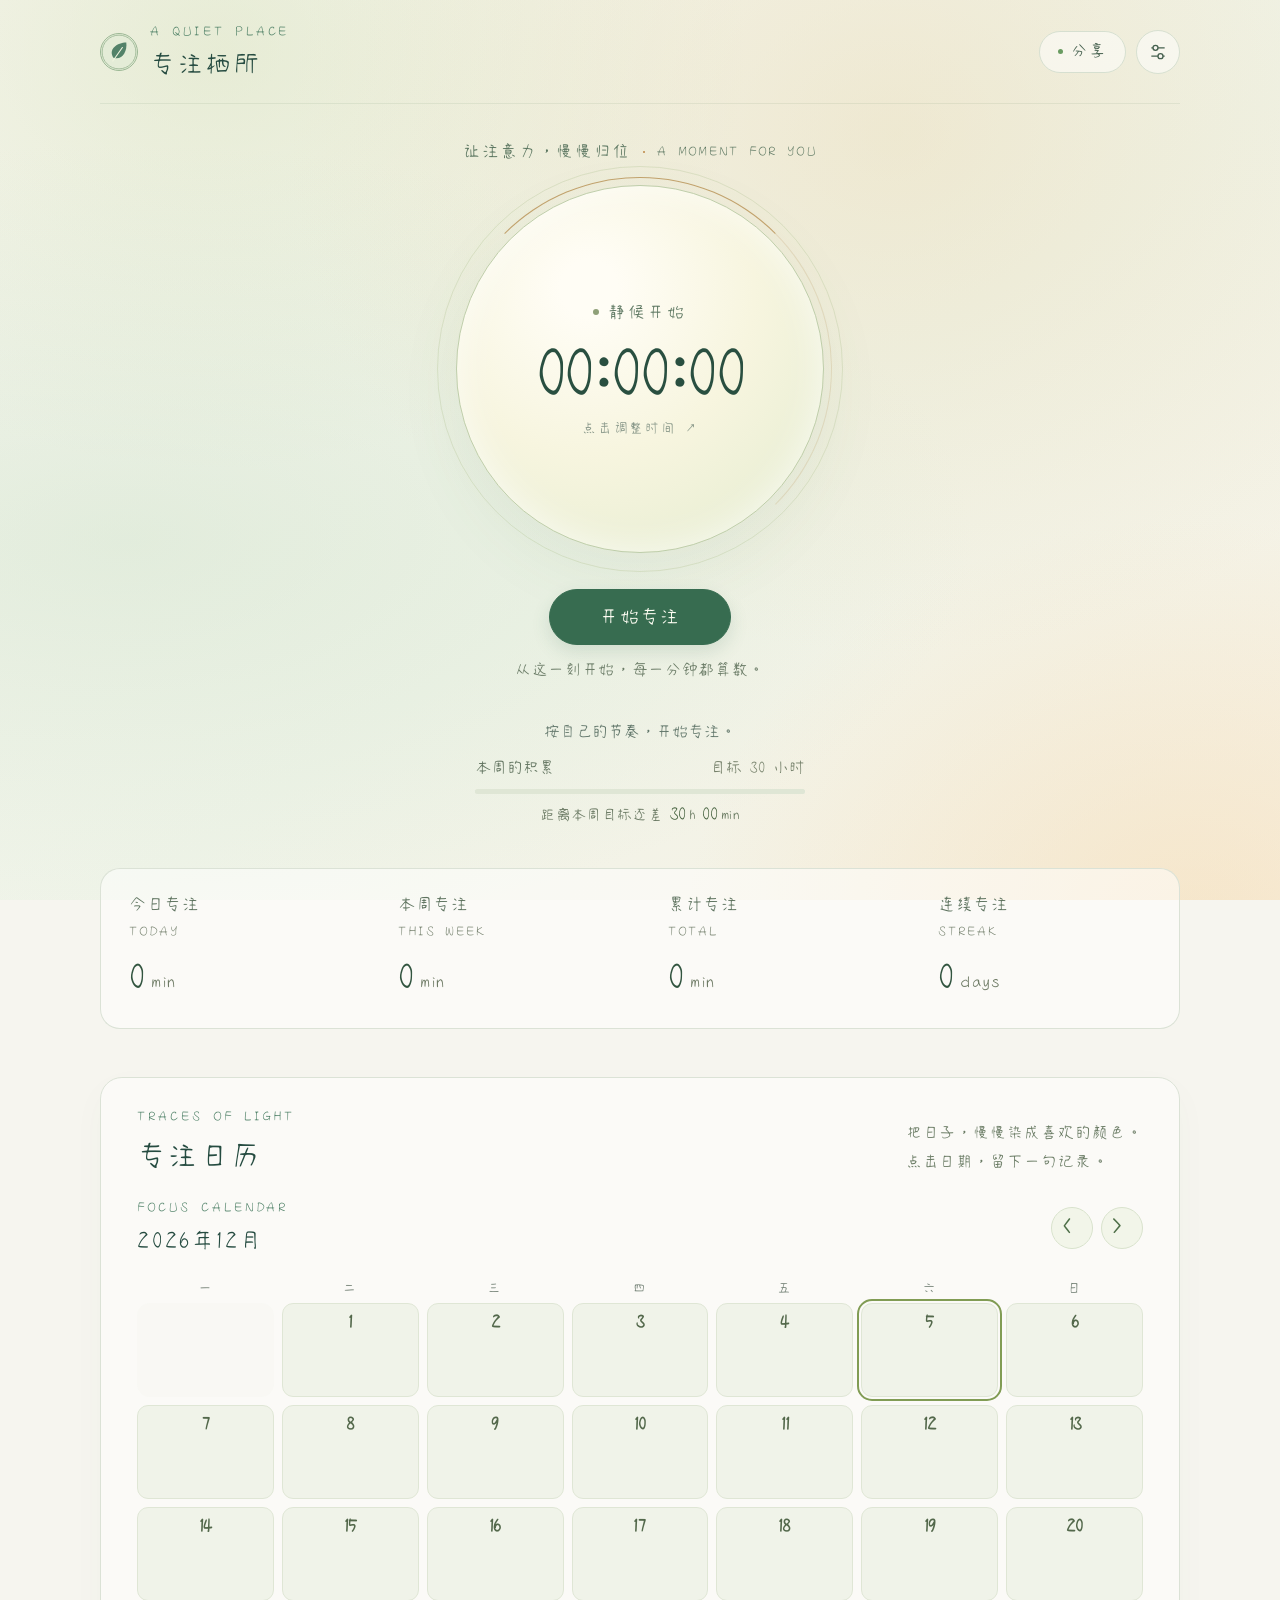
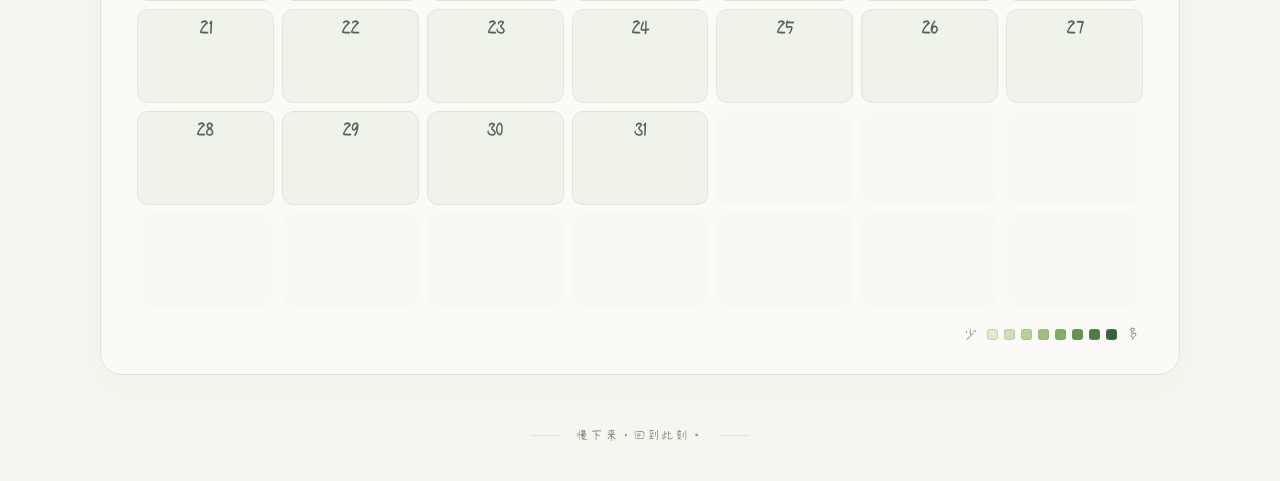
<file: index.html>
<!doctype html>
<html lang="zh-CN">
  <head>
    <meta charset="UTF-8" />
    <meta name="viewport" content="width=device-width, initial-scale=1.0" />
    <meta name="theme-color" content="#f6f5ef" />
    <meta
      name="description"
      content="一处安静收拢心神与专注时间的个人空间。"
    />
    <link
      rel="icon"
      type="image/svg+xml"
      href="./assets/favicon.svg"
    />
    <title>专注栖所</title>
    <link rel="stylesheet" href="./css/style.css" />
    <link rel="stylesheet" href="./css/daylight.css" />
    <link rel="stylesheet" href="./css/share-poster.css" />
    <link rel="stylesheet" href="./css/sessions.css?v=compact-1" />
  </head>
  <body data-focus-state="idle">
    <div class="ambient-background" aria-hidden="true">
      <span class="ambient-gradient-layer"></span>
      <span class="ambient-flow">
        <i></i><i></i>
      </span>
    </div>

    <div class="app-shell">
      <header class="app-header">
        <div class="brand">
          <span class="brand__mark" aria-hidden="true">
            <img src="./assets/favicon.svg" alt="" />
          </span>
          <div>
            <p class="eyebrow">A QUIET PLACE</p>
            <h1 class="app-title">专注栖所</h1>
          </div>
        </div>

        <div class="header-actions">
          <button
            class="share-trigger"
            data-share-open
            type="button"
            aria-label="打开每日分享"
            aria-controls="share-dialog"
            aria-expanded="false"
          >
            <span class="share-trigger__dot" aria-hidden="true"></span>
            <span>分享</span>
          </button>
          <button
            class="icon-button"
            data-settings-open
            type="button"
            aria-label="打开设置"
            aria-controls="settings-dialog"
            aria-expanded="false"
            title="设置"
          >
            <svg width="20" height="20" viewBox="0 0 24 24" fill="none" stroke="currentColor" stroke-width="1.6" aria-hidden="true"><path d="M4 7h16M4 17h16"/><circle cx="9" cy="7" r="3" fill="var(--color-bg)"/><circle cx="15" cy="17" r="3" fill="var(--color-bg)"/></svg>
          </button>
        </div>
      </header>

      <main class="app-main">
        <section class="focus-stage" aria-labelledby="timer-title">
          <h2 id="data-title" class="visually-hidden">专注概览</h2>

          <aside class="stats-stack stats-stack--left" aria-labelledby="data-title">
            <article class="stat-card">
              <span class="stat-card__index">01</span>
              <p>今日专注 <small>TODAY</small></p>
              <strong>
                <span class="stat-card__value" data-stat-today aria-label="0 min">
                  <span class="stat-card__measure" aria-hidden="true">
                    <span class="stat-card__number">0</span>
                    <span class="stat-card__unit">min</span>
                  </span>
                </span>
              </strong>
              <span class="stat-card__line" aria-hidden="true"></span>
            </article>
            <article class="stat-card">
              <span class="stat-card__index">03</span>
              <p>累计专注 <small>TOTAL</small></p>
              <strong>
                <span class="stat-card__value" data-stat-total aria-label="0 min">
                  <span class="stat-card__measure" aria-hidden="true">
                    <span class="stat-card__number">0</span>
                    <span class="stat-card__unit">min</span>
                  </span>
                </span>
              </strong>
              <span class="stat-card__line" aria-hidden="true"></span>
            </article>
          </aside>

          <div class="focus-center">
            <div class="core-caption">
              <span>让注意力，慢慢归位</span>
              <i aria-hidden="true"></i>
              <span>A MOMENT FOR YOU</span>
            </div>

            <div
              class="focus-atmosphere"
              data-focus-atmosphere
              data-focus-state="idle"
            >
              <!-- 光环围绕当前计时展开；周目标独立呈现在下方。 -->
              <div class="focus-atmosphere__aura" aria-hidden="true">
                <i></i><i></i><i></i>
              </div>
              <div class="focus-atmosphere__flow" aria-hidden="true">
                <i></i><i></i><i></i><i></i>
              </div>
            <div class="timer">
              <h2 id="timer-title" class="visually-hidden">专注计时器</h2>
              <p
                class="timer__label"
                data-timer-status
                role="status"
                aria-live="polite"
              >静候开始</p>
              <button type="button" class="timer-edit-trigger" data-timer-edit aria-label="修改今日累计专注时长" aria-haspopup="dialog" aria-controls="timer-edit-dialog">
              <time
                class="timer__display"
                data-timer-display
                datetime="PT0S"
                aria-live="off"
              >00:00:00</time>
              <span class="timer-edit-hint">点击调整时间 <span aria-hidden="true">↗</span></span>
              </button>
            </div>
            </div>
            <button class="primary-button" data-timer-action type="button">
              <span>开始专注</span>
            </button>
            <p class="focus-invitation">从这一刻开始，每一分钟都算数。</p>
            <div class="session-controls" data-session-controls>
              <p data-session-hint role="status">按自己的节奏，开始专注。</p>
            </div>
            <div class="weekly-goal">
              <div class="weekly-goal__heading"><span>本周的积累</span><span>目标 30 小时</span></div>
              <progress class="weekly-goal__progress" data-weekly-progress max="1800" value="0" aria-label="本周专注目标进度"></progress>
              <div class="weekly-focus-remaining" data-weekly-remaining-slot>
                <span class="weekly-focus-remaining__label">距离本周目标还差</span>
                <strong class="weekly-focus-remaining__value" data-weekly-remaining-value></strong>
              </div>
              <p class="weekly-goal__complete" data-weekly-complete hidden>本周目标已达成，每一份投入都有回响。</p>
            </div>
          </div>

          <aside class="stats-stack stats-stack--right" aria-labelledby="data-title">
            <article class="stat-card">
              <span class="stat-card__index">02</span>
              <p>本周专注 <small>THIS WEEK</small></p>
              <strong>
                <span class="stat-card__value" data-stat-week aria-label="0 min">
                  <span class="stat-card__measure" aria-hidden="true">
                    <span class="stat-card__number">0</span>
                    <span class="stat-card__unit">min</span>
                  </span>
                </span>
              </strong>
              <span class="stat-card__line" aria-hidden="true"></span>
            </article>
            <article class="stat-card">
              <span class="stat-card__index">04</span>
              <p>连续专注 <small>STREAK</small></p>
              <strong>
                <span class="stat-card__value" data-stat-streak aria-label="0 days">
                  <span class="stat-card__measure" aria-hidden="true">
                    <span class="stat-card__number">0</span>
                    <span class="stat-card__unit">days</span>
                  </span>
                </span>
              </strong>
              <span class="stat-card__line" aria-hidden="true"></span>
            </article>
          </aside>
        </section>

        <section class="heatmap-section" aria-labelledby="heatmap-title">
          <div class="section-heading section-heading--compact">
            <div>
              <p class="eyebrow">TRACES OF LIGHT</p>
              <h2 id="heatmap-title">专注日历</h2>
            </div>
            <p>把日子，慢慢染成喜欢的颜色。<br />点击日期，留下一句记录。</p>
          </div>

          <div
            class="heatmap focus-calendar"
            data-focus-calendar
            aria-label="专注日历"
          ></div>
        </section>
      </main>

      <footer class="app-footer">
        <span aria-hidden="true"></span>
        <p>慢下来，回到此刻。</p>
        <span aria-hidden="true"></span>
      </footer>
    </div>

    <div class="app-notice" data-app-notice role="status" aria-live="polite" hidden></div>

    <dialog
      class="calendar-dialog"
      data-calendar-dialog
      aria-labelledby="calendar-dialog-title"
    >
      <div class="calendar-dialog__panel">
        <header class="calendar-dialog__header">
          <div>
            <p class="eyebrow">A SMALL TRACE</p>
            <h2 id="calendar-dialog-title">记录这一天</h2>
            <p class="calendar-dialog__date" data-calendar-selected-date></p>
          </div>
          <button
            class="dialog-close"
            data-calendar-cancel
            type="button"
            aria-label="关闭日期编辑"
          >×</button>
        </header>

        <p class="calendar-dialog__focus" data-calendar-focus>今日专注 0 min</p>

        <form data-calendar-form>
          <label class="calendar-dialog__field">
            <span>备注</span>
            <textarea
              data-calendar-note
              rows="3"
              maxlength="200"
              placeholder="留下一句轻量记录"
            ></textarea>
          </label>

          <p class="calendar-dialog__feedback" data-calendar-feedback role="status"></p>
          <div class="calendar-dialog__actions">
            <button class="secondary-button" data-calendar-cancel type="button">
              取消
            </button>
            <button class="primary-button" type="submit">保存</button>
          </div>
        </form>
      </div>
    </dialog>

    <dialog class="share-dialog" id="share-dialog" aria-labelledby="share-title">
      <div class="share-dialog__panel">
        <header class="share-dialog__header">
          <div>
            <p class="eyebrow">DAILY MOMENT</p>
            <h2 id="share-title">每日分享</h2>
          </div>
          <button
            class="dialog-close"
            data-share-close
            type="button"
            aria-label="关闭每日分享"
          >×</button>
        </header>

        <div class="share-preview-frame">
          <article
            class="share-poster"
            data-share-poster
            aria-label="每日专注分享海报"
          >
            <div class="share-poster__nebula" aria-hidden="true"></div>
            <div class="share-poster__particles" aria-hidden="true">
              <i></i><i></i><i></i><i></i><i></i><i></i>
            </div>
            <div class="share-poster__atmosphere" aria-hidden="true">
              <i class="share-poster__atmosphere-glow"></i>
              <i class="share-poster__atmosphere-reflection"></i>
              <i class="share-poster__atmosphere-wave share-poster__atmosphere-wave--one"></i>
              <i class="share-poster__atmosphere-wave share-poster__atmosphere-wave--two"></i>
              <i class="share-poster__atmosphere-wave share-poster__atmosphere-wave--three"></i>
            </div>

            <header class="share-poster__brand">
              <img class="share-poster__emblem" src="./assets/share-sanctuary.svg" alt="" aria-hidden="true" width="180" height="136" />
              <p class="share-poster__eyebrow">A QUIET PLACE</p>
              <h3>专注栖所</h3>
              <p class="share-poster__tagline">收拢微光 · 安住此刻</p>
            </header>

            <section class="share-poster__today" aria-label="今日专注">
              <p>今日专注 / TODAY FOCUS</p>
              <strong class="share-poster__measure" data-poster-today>0 min</strong>
              <p class="share-poster__caption">把时间，留给真正重要的事</p>
            </section>

            <div class="share-poster__rule" aria-hidden="true"><i></i></div>

            <section class="share-poster__stats" aria-label="专注统计">
              <div>
                <p>总专注时间 / TOTAL</p>
                <strong class="share-poster__measure" data-poster-total>0 min</strong>
              </div>
            </section>

            <footer class="share-poster__footer">
              <p class="share-poster__closing">每一刻专注，都算数。</p>
              <p>DAILY FOCUS SHARE</p>
            </footer>
          </article>
        </div>

        <p class="share-feedback" data-share-feedback role="status"></p>
        <div class="share-dialog__actions">
          <button class="secondary-button" data-share-close type="button">关闭</button>
          <button class="primary-button share-save-button" data-share-save type="button">
            保存图片
          </button>
        </div>
      </div>
    </dialog>

    <dialog class="settings-dialog" id="settings-dialog" aria-labelledby="settings-title">
      <div class="settings-dialog__panel">
        <header class="settings-dialog__header">
          <div>
            <p class="eyebrow">PREFERENCES</p>
            <h2 id="settings-title">设置</h2>
          </div>
          <button
            class="dialog-close"
            data-settings-close
            type="button"
            aria-label="关闭设置"
          >×</button>
        </header>

        <div class="settings-list">
          <section class="settings-item">
            <div>
              <h3>导出数据</h3>
              <p>保存累计专注和日历备注。</p>
            </div>
            <button class="secondary-button" data-export-data type="button">
              导出 JSON
            </button>
          </section>

          <section class="settings-item">
            <div>
              <h3>导入数据</h3>
              <p>选择导出的 JSON，替换当前记录；导入前自动备份。</p>
            </div>
            <button class="secondary-button" data-import-data type="button">
              导入 JSON
            </button>
            <input data-import-file type="file" accept=".json,application/json" hidden>
          </section>

          <section class="settings-item settings-item--danger">
            <div>
              <h3>清除数据</h3>
              <p>移除累计、连续天数和日历记录。</p>
            </div>
            <button class="danger-button" data-request-clear type="button">
              清除数据
            </button>
          </section>
        </div>
        <p class="settings-feedback" data-settings-feedback role="status"></p>
      </div>
    </dialog>

    <dialog
      class="confirm-dialog"
      id="clear-confirm-dialog"
      aria-labelledby="clear-confirm-title"
    >
      <div class="confirm-dialog__panel">
        <span class="confirm-dialog__mark" aria-hidden="true">!</span>
        <h2 id="clear-confirm-title">确认删除所有专注数据？</h2>
        <p>此操作无法撤销，本地累计记录将被永久清除。</p>
        <div class="confirm-dialog__actions">
          <button class="secondary-button" data-cancel-clear type="button">
            取消
          </button>
          <button class="danger-button" data-confirm-clear type="button">
            确认删除
          </button>
        </div>
      </div>
    </dialog>

    <dialog class="time-editor" id="timer-edit-dialog" aria-labelledby="time-editor-title">
      <form data-time-editor-form>
        <div class="time-editor-heading"><p class="eyebrow">MAKE TIME YOURS</p><button type="button" class="dialog-close" data-time-editor-cancel aria-label="关闭时间调整">×</button></div>
        <h2 id="time-editor-title">让时间，回到真实</h2>
        <p class="time-editor-description">设置今天的累计专注时长，计时器和统计会同步更新。</p>
        <div class="time-wheels" role="group" aria-label="已专注时长">
          <div class="time-wheel-column"><span class="time-wheel-label">小时</span><div class="time-wheel" data-wheel-hours aria-label="已专注小时"></div></div>
          <span class="time-wheel-colon" aria-hidden="true">:</span>
          <div class="time-wheel-column"><span class="time-wheel-label">分钟</span><div class="time-wheel" data-wheel-minutes aria-label="已专注分钟"></div></div>
          <span class="time-wheel-colon" aria-hidden="true">:</span>
          <div class="time-wheel-column"><span class="time-wheel-label">秒</span><div class="time-wheel" data-wheel-seconds aria-label="已专注秒"></div></div>
        </div>
        <p class="time-editor-guide">上下拖动、滚动，或使用方向键调整</p>
        <p class="time-editor-context" data-time-editor-context></p>
        <p class="time-editor-error" data-time-editor-error role="alert"></p>
        <div class="time-editor-actions"><button type="button" class="secondary-button" data-time-editor-cancel>取消</button><button type="submit" class="primary-button">保存时间</button></div>
      </form>
    </dialog>
    <script defer src="./js/storage.js?v=daily-edit-1"></script>
    <script defer src="./js/formatters.js"></script>
    <script defer src="./js/timer.js"></script>
    <script defer src="./js/statistics.js"></script>
    <script defer src="./js/sessions.js?v=daily-edit-1"></script>
    <script defer src="./js/wheel-picker.js"></script>
    <script defer src="./js/timer-editor.js?v=daily-edit-1"></script>
    <script defer src="./js/session-ui.js?v=compact-1"></script>
    <script defer src="./js/focus-motion.js"></script>
    <script defer src="./js/heatmap.js"></script>
    <script defer src="./js/settings.js?v=sessions-1"></script>
    <script defer src="./js/share.js?v=editorial-3"></script>
    <script defer src="./js/magnetic-button.js"></script>
    <script defer src="./js/app.js?v=continuous-1"></script>
  </body>
</html>
</file>
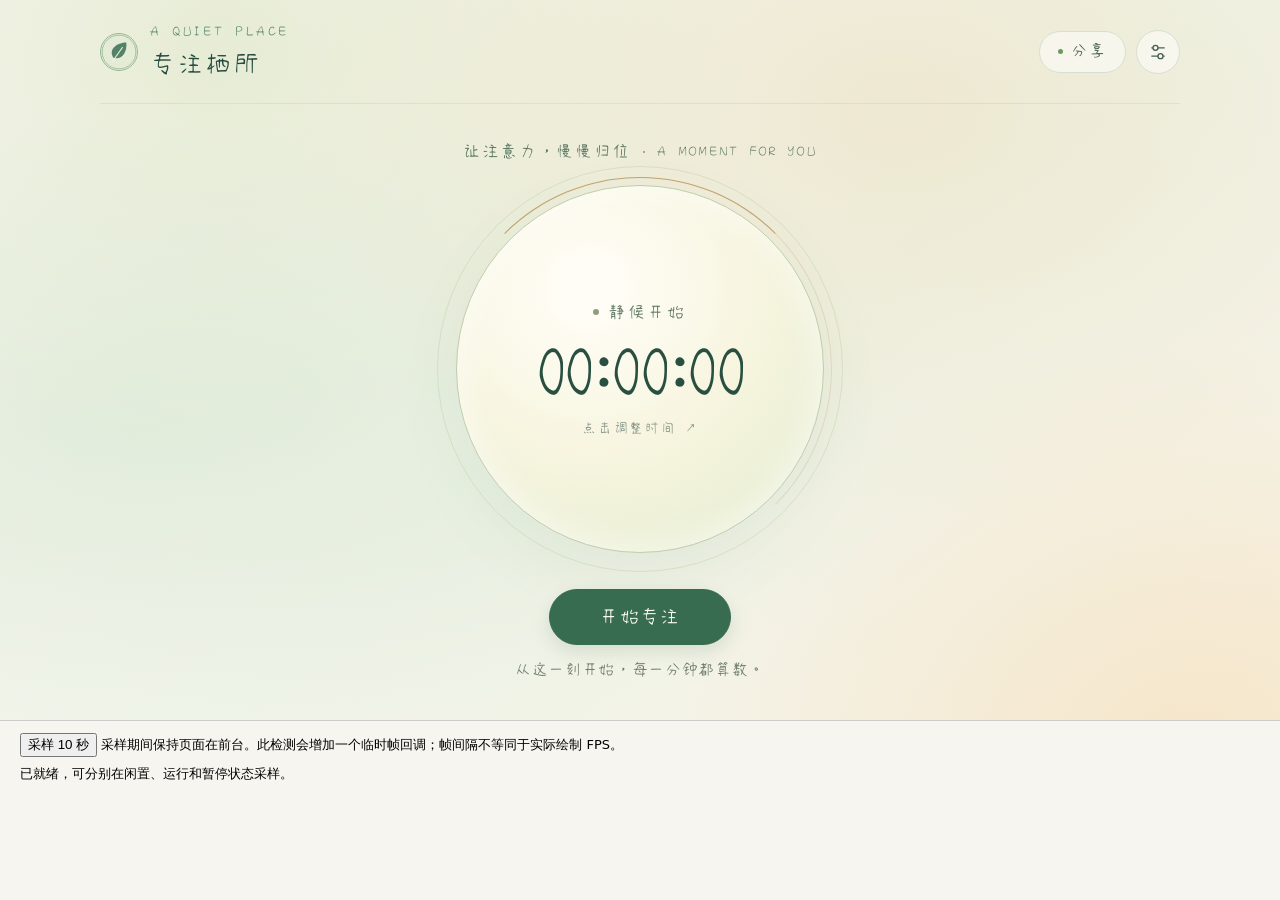
<file: tests/manual-performance.html>
<!doctype html>
<html lang="zh-CN">
<meta charset="utf-8">
<meta name="viewport" content="width=device-width,initial-scale=1">
<title>专注栖所 · 浏览器性能检测</title>
<style>
  body { margin: 0; font: 13px system-ui; background: #f6f5ef; }
  iframe { display: block; width: 100%; height: 80vh; border: 0; }
  aside { padding: 12px 20px; border-top: 1px solid #ccc; }
  pre { white-space: pre-wrap; margin: 8px 0; }
</style>
<iframe src="../index.html" title="专注栖所测试页面"></iframe>
<aside><button id="sample">采样 10 秒</button>
<span>采样期间保持页面在前台。此检测会增加一个临时帧回调；帧间隔不等同于实际绘制 FPS。</span>
<pre id="report">等待页面加载</pre></aside>
<script>
  const frame = document.querySelector('iframe');
  const report = document.querySelector('#report');
  const button = document.querySelector('#sample');
  frame.addEventListener('load', () => { report.textContent = '已就绪，可分别在闲置、运行和暂停状态采样。'; });
  button.onclick = () => {
    const w = frame.contentWindow;
    const start = w.performance.now();
    const initialState = w.document.body.dataset.focusState;
    const gaps = [], longTasks = [];
    let previous = start, observer;
    let wasHidden = false;
    if (w.PerformanceObserver.supportedEntryTypes.includes('longtask')) {
      observer = new w.PerformanceObserver(list => longTasks.push(...list.getEntries()));
      observer.observe({type:'longtask'});
    }
    button.disabled = true;
    report.textContent = '采样中，请保持此页在前台……';
    function tick(now) {
      wasHidden ||= w.document.hidden;
      gaps.push(now - previous);
      previous = now;
      if (now - start < 10000) { w.requestAnimationFrame(tick); return; }
      if (observer) { longTasks.push(...observer.takeRecords()); observer.disconnect(); }
      const sorted = gaps.slice().sort((a,b) => a-b);
      const nav = w.performance.getEntriesByType('navigation')[0];
      const resources = w.performance.getEntriesByType('resource');
      const animations = w.document.getAnimations().filter(a => a.playState === 'running');
      const result = {
        initialState, finalState:w.document.body.dataset.focusState,
        sampleMs:Math.round(now-start), wasHidden,
        loadMs:Math.round(nav.loadEventEnd), domReadyMs:Math.round(nav.domContentLoadedEventEnd),
        resourceCount:resources.length,
        transferredKiB:Math.round((nav.transferSize + resources.reduce((n,r)=>n+r.transferSize,0))/1024),
        longTasks:longTasks.length,
        longTaskMs:Math.round(longTasks.reduce((n,t)=>n+t.duration,0)),
        frameIntervalMedianMs:+sorted[Math.floor(sorted.length*.5)].toFixed(1),
        frameIntervalP95Ms:+sorted[Math.floor(sorted.length*.95)].toFixed(1),
        framesOver50Ms:gaps.filter(g=>g>50).length,
        runningAnimations:animations.map(a=>a.animationName),
        jsHeapMiB:w.performance.memory ? +(w.performance.memory.usedJSHeapSize/1048576).toFixed(1) : null,
        viewportWidth:w.innerWidth, contentWidth:w.document.documentElement.scrollWidth
      };
      report.textContent = JSON.stringify(result,null,2);
      button.disabled = false;
    }
    w.requestAnimationFrame(tick);
  };
</script>
</html>
</file>
<file: css/style.css>
/* Interface copy loads first. Other handwriting glyphs load on demand for notes. */
@font-face {
  font-family: "Quiet Place UI";
  src: url("../assets/fonts/quiet-place-ui.woff2") format("woff2");
  font-display: swap;
}
@font-face {
  font-family: "Jason Handwriting";
  src: url("../assets/fonts/jason-handwriting-2.woff2") format("woff2");
  font-display: swap;
}

:root {
  font-family: "Quiet Place UI", "Jason Handwriting", "KaiTi", sans-serif;
  color-scheme: dark;
  --color-bg: #0d1411;
  --color-border: rgba(203, 218, 202, 0.09);
  --color-text: #eef0e9;
  --color-muted: #89968c;
  --color-faint: #59665d;
  --color-accent: #9dbca4;
  --color-accent-bright: #d4e2d4;
  --color-warm: #c8b98d;
  --shadow-soft: 0 26px 70px rgba(1, 9, 6, 0.28);
  --radius-lg: 32px;
  --radius-md: 20px;
  --page-width: 1180px;
}

* {
  box-sizing: border-box;
}

button, input, select, textarea { font-family: inherit; }

html {
  min-width: 320px;
  background: var(--color-bg);
}

body {
  position: relative;
  min-height: 100vh;
  margin: 0;
  color: var(--color-text);
  background: #0b120f;
  isolation: isolate;
}

.ambient-background {
  position: fixed;
  z-index: 0;
  inset: 0;
  overflow: hidden;
  pointer-events: none;
  background: linear-gradient(145deg, #111a16 0%, #0c1511 48%, #09110e 100%);
  contain: strict;
  opacity: 0.82;
  filter: brightness(0.94) saturate(0.92);
  transition: opacity 1500ms cubic-bezier(0.65, 0, 0.35, 1),
    filter 1500ms cubic-bezier(0.65, 0, 0.35, 1);
}

/* Keep the gradient rasterized; animate only the composited layer. */
.ambient-gradient-layer {
  position: absolute;
  z-index: 0;
  inset: -10%;
  display: block;
  background:
    radial-gradient(ellipse at 48% 18%, rgba(79, 108, 87, 0.13), transparent 48%),
    radial-gradient(ellipse at 12% 74%, rgba(45, 74, 58, 0.09), transparent 44%);
  background-size: 120% 120%, 130% 130%;
  animation: ambient-gradient-drift 36s cubic-bezier(0.45, 0.05, 0.55, 0.95)
    infinite alternate;
  will-change: transform;
}

.ambient-background::before,
.ambient-background::after {
  position: absolute;
  z-index: 0;
  content: "";
  border-radius: 48%;
  filter: blur(30px);
}

.ambient-background::before {
  top: -30vmax;
  left: -26vmax;
  width: 86vmax;
  height: 68vmax;
  opacity: 0.34;
  background: radial-gradient(
    ellipse,
    rgba(104, 153, 118, 0.17) 0%,
    rgba(66, 112, 83, 0.07) 42%,
    transparent 72%
  );
  animation: ambient-light-drift-one 32s cubic-bezier(0.37, 0, 0.63, 1) infinite
    alternate;
}

.ambient-background::after {
  right: -34vmax;
  bottom: -35vmax;
  width: 82vmax;
  height: 66vmax;
  opacity: 0.25;
  background: radial-gradient(
    ellipse,
    rgba(150, 151, 111, 0.11) 0%,
    rgba(76, 111, 82, 0.045) 45%,
    transparent 74%
  );
  animation: ambient-light-drift-two 38s cubic-bezier(0.4, 0, 0.6, 1) infinite
    alternate;
}

.ambient-flow {
  position: absolute;
  z-index: 1;
  top: -12%;
  left: -10%;
  width: 120%;
  height: 116%;
  opacity: 0.34;
  background:
    radial-gradient(ellipse at 58% 30%, rgba(171, 200, 173, 0.06), transparent 39%),
    linear-gradient(118deg, transparent 27%, rgba(126, 158, 134, 0.04) 50%, transparent 72%);
  transform: translate3d(-1%, 1%, 0) rotate(-2deg) scale(1.02);
  animation: ambient-flow-drift 34s cubic-bezier(0.42, 0, 0.58, 1) infinite
    alternate;
}

.ambient-flow::before {
  position: absolute;
  z-index: 2;
  inset: -8%;
  content: "";
  background: radial-gradient(
    ellipse at 50% 38%,
    transparent 24%,
    rgba(3, 9, 7, 0.08) 67%,
    rgba(2, 7, 5, 0.22) 100%
  );
  animation: ambient-shadow-breathe 40s cubic-bezier(0.45, 0.05, 0.55, 0.95)
    infinite alternate;
}

.ambient-flow i {
  position: absolute;
  z-index: 1;
  display: block;
  border-radius: 50%;
  filter: blur(46px);
  mix-blend-mode: screen;
}

.ambient-flow i:first-child {
  top: 24%;
  left: 7%;
  width: 72%;
  height: 25%;
  opacity: 0.4;
  background: radial-gradient(
    ellipse,
    rgba(109, 155, 125, 0.12) 0%,
    rgba(66, 113, 83, 0.045) 54%,
    transparent 76%
  );
  transform: rotate(-8deg);
  animation: ambient-mist-drift-one 30s ease-in-out infinite alternate;
}

.ambient-flow i:last-child {
  top: 46%;
  right: -4%;
  width: 68%;
  height: 28%;
  opacity: 0.3;
  background: radial-gradient(
    ellipse,
    rgba(156, 161, 122, 0.09) 0%,
    rgba(76, 116, 88, 0.035) 52%,
    transparent 78%
  );
  transform: rotate(7deg);
  animation: ambient-mist-drift-two 38s ease-in-out infinite alternate;
}

.ambient-particles {
  position: fixed;
  z-index: 3;
  inset: 0;
  overflow: hidden;
  pointer-events: none;
  contain: strict;
}

.ambient-particles i {
  --ambient-size: 3px;
  --ambient-duration: 38s;
  --drift-x: 32px;
  --drift-y: -54px;
  position: absolute;
  width: var(--ambient-size);
  height: var(--ambient-size);
  opacity: 0.14;
  background: rgba(186, 225, 199, 0.72);
  border-radius: 50%;
  box-shadow: 0 0 10px rgba(128, 199, 153, 0.34);
  animation: ambient-particle-drift var(--ambient-duration) ease-in-out infinite
    alternate;
}

.ambient-particles i:nth-child(1) {
  top: 16%;
  left: 9%;
  --ambient-duration: 34s;
}

.ambient-particles i:nth-child(1),
.ambient-particles i:nth-child(4),
.ambient-particles i:nth-child(6) {
  filter: blur(0.35px);
}

.ambient-particles i:nth-child(2) {
  top: 28%;
  left: 82%;
  --ambient-size: 2px;
  --ambient-duration: 46s;
  --drift-x: -46px;
  --drift-y: 32px;
}

.ambient-particles i:nth-child(3) {
  top: 47%;
  left: 18%;
  --ambient-size: 2px;
  --ambient-duration: 41s;
  --drift-x: 52px;
  --drift-y: -28px;
}

.ambient-particles i:nth-child(4) {
  top: 62%;
  left: 73%;
  --ambient-duration: 37s;
  --drift-x: -30px;
  --drift-y: -58px;
}

.ambient-particles i:nth-child(5) {
  top: 78%;
  left: 12%;
  --ambient-size: 2px;
  --ambient-duration: 49s;
  --drift-x: 40px;
  --drift-y: 22px;
}

.ambient-particles i:nth-child(6) {
  top: 86%;
  left: 89%;
  --ambient-size: 4px;
  --ambient-duration: 44s;
  --drift-x: -56px;
  --drift-y: -34px;
}

.ambient-particles i:nth-child(7) {
  top: 11%;
  left: 61%;
  --ambient-size: 2px;
  --ambient-duration: 52s;
  --drift-x: 28px;
  --drift-y: 42px;
}

.ambient-particles i:nth-child(8) {
  top: 69%;
  left: 42%;
  --ambient-size: 2px;
  --ambient-duration: 39s;
  --drift-x: -25px;
  --drift-y: 48px;
}

body[data-focus-state="running"] .ambient-background::before {
  opacity: 0.38;
}

body[data-focus-state="running"] .ambient-background {
  opacity: 1;
  filter: brightness(1.12) saturate(1.16);
}

body[data-focus-state="running"] .ambient-background::after {
  opacity: 0.28;
}

body[data-focus-state="running"] .ambient-flow {
  opacity: 0.38;
}

body[data-focus-state="running"] .ambient-particles i {
  opacity: 0.26;
}

body[data-focus-state="paused"] .ambient-background::before {
  opacity: 0.3;
}

body[data-focus-state="paused"] .ambient-background {
  opacity: 0.58;
  filter: brightness(0.76) saturate(0.72);
}

body[data-focus-state="paused"] .ambient-background::after {
  opacity: 0.22;
}

body[data-focus-state="paused"] .ambient-flow {
  opacity: 0.28;
}

body[data-focus-state="paused"] .ambient-particles i {
  opacity: 0.09;
}

@keyframes ambient-gradient-drift {
  0% {
    transform: translate3d(-2%, 0, 0);
  }
  42% {
    transform: translate3d(0, 2%, 0);
  }
  100% {
    transform: translate3d(2%, 4%, 0);
  }
}

@keyframes ambient-light-drift-one {
  0% {
    opacity: 0.29;
    transform: translate3d(-3%, -2%, 0) scale(0.97) rotate(-3deg);
  }
  46% {
    opacity: 0.35;
    transform: translate3d(4%, 2%, 0) scale(1.01) rotate(0deg);
  }
  100% {
    opacity: 0.31;
    transform: translate3d(9%, 6%, 0) scale(1.06) rotate(3deg);
  }
}

@keyframes ambient-light-drift-two {
  0% {
    opacity: 0.21;
    transform: translate3d(3%, 3%, 0) scale(1);
  }
  52% {
    opacity: 0.27;
    transform: translate3d(-3%, -2%, 0) scale(1.04);
  }
  100% {
    opacity: 0.23;
    transform: translate3d(-8%, -6%, 0) scale(1.08);
  }
}

@keyframes ambient-flow-drift {
  0% {
    opacity: 0.24;
    transform: translate3d(-2%, 1%, 0) rotate(-2deg) scale(1.02);
  }
  48% {
    opacity: 0.3;
    transform: translate3d(0, -1%, 0) rotate(0deg) scale(1.035);
  }
  100% {
    opacity: 0.26;
    transform: translate3d(2%, -3%, 0) rotate(2deg) scale(1.05);
  }
}

@keyframes ambient-shadow-breathe {
  0% {
    opacity: 0.82;
    transform: translate3d(-1%, 0, 0) scale(1.01);
  }
  100% {
    opacity: 1;
    transform: translate3d(1%, 1%, 0) scale(1.04);
  }
}

@keyframes ambient-mist-drift-one {
  from {
    opacity: 0.32;
    transform: translate3d(-4%, 2%, 0) rotate(-9deg) scale(0.98);
  }
  to {
    opacity: 0.46;
    transform: translate3d(8%, -3%, 0) rotate(-5deg) scale(1.06);
  }
}

@keyframes ambient-mist-drift-two {
  from {
    opacity: 0.24;
    transform: translate3d(5%, -2%, 0) rotate(8deg) scale(1.03);
  }
  to {
    opacity: 0.36;
    transform: translate3d(-9%, 4%, 0) rotate(4deg) scale(0.96);
  }
}

@keyframes ambient-particle-drift {
  from {
    transform: translate3d(0, 0, 0) scale(0.82);
  }
  to {
    transform: translate3d(var(--drift-x), var(--drift-y), 0) scale(1.12);
  }
}

button {
  font: inherit;
}

button:focus-visible {
  outline: 2px solid var(--color-accent-bright);
  outline-offset: 4px;
}

.app-shell {
  position: relative;
  z-index: 2;
  width: min(calc(100% - 48px), var(--page-width));
  margin: 0 auto;
}

.app-header {
  display: flex;
  min-height: 104px;
  align-items: center;
  justify-content: space-between;
}

.brand {
  display: flex;
  align-items: center;
  gap: 16px;
}

.header-actions {
  display: flex;
  align-items: center;
  gap: 10px;
}

.brand__mark {
  position: relative;
  display: block;
  width: 48px;
  height: 48px;
  overflow: hidden;
  border-radius: 50%;
  background: #10251b;
  border: 1px solid rgba(164, 208, 174, 0.34);
  box-shadow:
    0 0 0 4px rgba(93, 137, 104, 0.06),
    0 0 24px rgba(114, 183, 133, 0.2);
  flex: 0 0 auto;
}

.brand__mark img {
  position: absolute;
  top: -32px;
  left: -96px;
  width: 245px;
  max-width: none;
  height: auto;
  pointer-events: none;
  user-select: none;
}

.app-title,
.section-heading h2,
.eyebrow,
.section-heading p,
.timer p,
.stat-card p,
.app-footer p {
  margin: 0;
}

.app-title {
  margin-top: 7px;
  font-size: 1.08rem;
  font-weight: 400;
  letter-spacing: 0.2em;
}

.eyebrow {
  color: var(--color-accent);
  font-size: 0.52rem;
  font-weight: 500;
  letter-spacing: 0.32em;
}

.icon-button {
  display: grid;
  width: 44px;
  height: 44px;
  padding: 0;
  place-items: center;
  color: var(--color-muted);
  font-size: 1.08rem;
  cursor: pointer;
  background: transparent;
  border: 1px solid var(--color-border);
  border-radius: 50%;
  opacity: 0.72;
}

.icon-button:hover {
  color: var(--color-accent-bright);
  border-color: rgba(139, 211, 167, 0.3);
}

.share-trigger {
  display: inline-flex;
  align-items: center;
  gap: 8px;
  min-height: 38px;
  padding: 8px 13px;
  color: var(--color-muted);
  font-size: 0.68rem;
  letter-spacing: 0.12em;
  cursor: pointer;
  background: rgba(156, 183, 160, 0.035);
  border: 1px solid var(--color-border);
  border-radius: 999px;
  opacity: 0.82;
  transition: color 320ms ease, background 320ms ease, border-color 320ms ease,
    opacity 320ms ease;
}

.share-trigger:hover {
  color: var(--color-accent-bright);
  background: rgba(139, 211, 167, 0.07);
  border-color: rgba(139, 211, 167, 0.28);
  opacity: 1;
}

.share-trigger__dot {
  width: 5px;
  height: 5px;
  background: var(--color-accent);
  border-radius: 50%;
  box-shadow: 0 0 10px rgba(147, 213, 166, 0.72);
}

.icon-button:active,
.primary-button:active,
.secondary-button:active,
.danger-button:active,
.dialog-close:active {
  transform: translateY(1px);
}

.primary-button[data-state="running"] {
  color: #f5f1e4;
  background: rgba(177, 184, 151, 0.1);
  border-color: rgba(206, 198, 159, 0.38);
}

.app-notice {
  position: fixed;
  z-index: 40;
  right: 24px;
  bottom: 24px;
  max-width: min(360px, calc(100% - 48px));
  padding: 11px 15px;
  color: var(--color-accent-bright);
  font-size: 0.72rem;
  line-height: 1.5;
  background: #172a22;
  border: 1px solid rgba(139, 211, 167, 0.22);
  border-radius: 12px;
  box-shadow: 0 14px 40px rgba(0, 0, 0, 0.32);
}

.app-notice[data-type="error"] {
  color: #edc3b9;
  border-color: rgba(213, 121, 102, 0.3);
}

.app-notice[hidden] {
  display: none;
}

/* Hidden tabs should retain their state without consuming animation frames or
   keeping decorative compositor layers alive. */
body[data-page-visible="false"] *,
body[data-page-visible="false"] *::before,
body[data-page-visible="false"] *::after {
  animation-play-state: paused !important;
  transition: none !important;
}

body[data-page-visible="false"] .ambient-background,
body[data-page-visible="false"] .ambient-particles,
body[data-page-visible="false"] .focus-atmosphere::before,
body[data-page-visible="false"] .focus-atmosphere::after,
body[data-page-visible="false"] .focus-atmosphere > .focus-atmosphere__aura,
body[data-page-visible="false"] .focus-atmosphere > .focus-atmosphere__flow {
  display: none !important;
}

.settings-dialog,
.confirm-dialog,
.share-dialog,
.calendar-dialog {
  width: min(calc(100% - 32px), 520px);
  max-height: calc(100vh - 40px);
  padding: 0;
  color: var(--color-text);
  background: transparent;
  border: 0;
  overflow: visible;
}

.settings-dialog::backdrop,
.confirm-dialog::backdrop,
.share-dialog::backdrop,
.calendar-dialog::backdrop {
  background: rgba(3, 10, 7, 0.72);
  backdrop-filter: blur(7px);
}

.share-dialog {
  width: min(calc(100% - 24px), 620px);
  max-height: calc(100vh - 24px);
  overflow: auto;
}

.settings-dialog__panel,
.confirm-dialog__panel,
.share-dialog__panel,
.calendar-dialog__panel {
  background: #13231d;
  border: 1px solid rgba(189, 218, 199, 0.15);
  border-radius: 26px;
  box-shadow: 0 28px 90px rgba(0, 0, 0, 0.42);
}

.settings-dialog__panel {
  padding: 30px;
}

.settings-dialog__header {
  display: flex;
  align-items: center;
  justify-content: space-between;
  margin-bottom: 26px;
}

.share-dialog__panel {
  padding: 24px;
  background:
    radial-gradient(circle at 50% 12%, rgba(111, 162, 120, 0.1), transparent 38%),
    #13231d;
}

.share-dialog__header {
  display: flex;
  align-items: center;
  justify-content: space-between;
  margin-bottom: 18px;
}

.settings-dialog h2,
.confirm-dialog h2,
.calendar-dialog h2,
.settings-item h3,
.settings-item p,
.confirm-dialog p {
  margin: 0;
}

.settings-dialog h2 {
  margin-top: 6px;
  font-size: 1.5rem;
  font-weight: 500;
}

.calendar-dialog__panel {
  padding: 30px;
}

.calendar-dialog__header {
  display: flex;
  align-items: flex-start;
  justify-content: space-between;
  gap: 20px;
  margin-bottom: 20px;
}

.calendar-dialog h2 {
  margin-top: 6px;
  font-size: 1.45rem;
  font-weight: 500;
}

.calendar-dialog__date {
  margin: 8px 0 0;
  color: var(--color-accent);
  font-size: 0.72rem;
  letter-spacing: 0.08em;
  font-variant-numeric: tabular-nums;
}

.calendar-dialog__focus {
  margin: 0 0 20px;
  padding: 11px 13px;
  color: var(--color-muted);
  font-size: 0.72rem;
  background: rgba(139, 211, 167, 0.045);
  border: 1px solid rgba(139, 211, 167, 0.12);
  border-radius: 12px;
}

.calendar-dialog__field {
  display: grid;
  gap: 8px;
  margin-top: 14px;
  color: var(--color-muted);
  font-size: 0.72rem;
}

.calendar-dialog__field input,
.calendar-dialog__field textarea {
  width: 100%;
  padding: 11px 12px;
  color: var(--color-text);
  font: inherit;
  line-height: 1.5;
  resize: vertical;
  background: rgba(3, 12, 8, 0.3);
  border: 1px solid rgba(189, 218, 199, 0.14);
  border-radius: 10px;
  outline: none;
}

.calendar-dialog__field input::placeholder,
.calendar-dialog__field textarea::placeholder {
  color: rgba(190, 202, 190, 0.34);
}

.calendar-dialog__field input:focus,
.calendar-dialog__field textarea:focus {
  border-color: rgba(139, 211, 167, 0.52);
  box-shadow: 0 0 0 3px rgba(139, 211, 167, 0.08);
}

.calendar-dialog__feedback {
  min-height: 1.2em;
  margin: 12px 0 0;
  color: #edc3b9;
  font-size: 0.7rem;
}

.calendar-dialog__actions {
  display: flex;
  justify-content: flex-end;
  gap: 10px;
  margin-top: 10px;
}

.share-dialog h2 {
  margin: 6px 0 0;
  font-size: 1.45rem;
  font-weight: 500;
}

.dialog-close {
  width: 38px;
  height: 38px;
  padding: 0;
  color: var(--color-muted);
  font-size: 1.45rem;
  line-height: 1;
  cursor: pointer;
  background: rgba(255, 255, 255, 0.025);
  border: 1px solid var(--color-border);
  border-radius: 50%;
}

.dialog-close:hover {
  color: var(--color-text);
}

.settings-list {
  display: grid;
  gap: 10px;
}

.settings-item {
  display: flex;
  align-items: center;
  justify-content: space-between;
  gap: 22px;
  padding: 20px;
  background: rgba(255, 255, 255, 0.018);
  border: 1px solid var(--color-border);
  border-radius: 17px;
}

.settings-item h3 {
  margin-bottom: 7px;
  font-size: 0.88rem;
  font-weight: 550;
  letter-spacing: 0.04em;
}

.settings-item p,
.confirm-dialog p {
  color: var(--color-muted);
  font-size: 0.72rem;
  line-height: 1.65;
}

.secondary-button,
.danger-button {
  flex: 0 0 auto;
  min-width: 102px;
  padding: 10px 15px;
  font-size: 0.72rem;
  cursor: pointer;
  border-radius: 999px;
}

.secondary-button {
  color: var(--color-accent-bright);
  background: rgba(139, 211, 167, 0.07);
  border: 1px solid rgba(139, 211, 167, 0.24);
}

.secondary-button:hover {
  background: rgba(139, 211, 167, 0.13);
}

.danger-button {
  color: #edc3b9;
  background: rgba(201, 104, 84, 0.06);
  border: 1px solid rgba(213, 121, 102, 0.25);
}

.danger-button:hover {
  background: rgba(201, 104, 84, 0.12);
  border-color: rgba(225, 139, 121, 0.42);
}

.settings-feedback {
  min-height: 1.2em;
  margin: 14px 4px 0;
  color: var(--color-accent);
  font-size: 0.7rem;
}

.confirm-dialog__panel {
  padding: 34px;
  text-align: center;
}

.confirm-dialog__mark {
  display: grid;
  width: 42px;
  height: 42px;
  margin: 0 auto 18px;
  place-items: center;
  color: #edc3b9;
  background: rgba(201, 104, 84, 0.08);
  border: 1px solid rgba(213, 121, 102, 0.24);
  border-radius: 50%;
}

.confirm-dialog h2 {
  margin-bottom: 10px;
  font-size: 1.25rem;
  font-weight: 500;
}

.confirm-dialog__actions {
  display: flex;
  justify-content: center;
  gap: 10px;
  margin-top: 26px;
}

.share-preview-frame {
  display: grid;
  max-height: calc(100vh - 174px);
  padding: 8px;
  place-items: center;
  overflow: auto;
  background: rgba(3, 12, 8, 0.24);
  border: 1px solid rgba(189, 218, 199, 0.08);
  border-radius: 19px;
}

.share-poster {
  position: relative;
  width: min(360px, 100%, calc((100vh - 200px) * 0.5625));
  aspect-ratio: 9 / 16;
  overflow: hidden;
  isolation: isolate;
  flex: 0 0 auto;
  color: #eff3e9;
  background:
    radial-gradient(circle at 50% 48%, rgba(89, 159, 101, 0.16), transparent 34%),
    linear-gradient(156deg, #081711 0%, #0b2118 48%, #06110d 100%);
  border: 1px solid rgba(167, 214, 177, 0.17);
  border-radius: 17px;
  box-shadow: 0 20px 58px rgba(0, 0, 0, 0.38);
}

.share-poster::before,
.share-poster::after {
  position: absolute;
  z-index: -1;
  content: "";
  pointer-events: none;
}

.share-poster::before {
  inset: 0;
  opacity: 0.65;
  background:
    linear-gradient(180deg, rgba(3, 9, 7, 0.12), transparent 36%, rgba(2, 7, 5, 0.36)),
    radial-gradient(ellipse at 50% 93%, rgba(70, 127, 88, 0.2), transparent 42%);
}

.share-poster::after {
  inset: 0;
  opacity: 0.22;
  background-image: radial-gradient(rgba(195, 232, 198, 0.46) 0.55px, transparent 0.8px);
  background-size: 37px 41px;
  mix-blend-mode: screen;
}

.share-poster__nebula {
  position: absolute;
  z-index: -2;
  top: 22%;
  left: 1%;
  width: 98%;
  height: 45%;
  opacity: 0.8;
  background:
    radial-gradient(ellipse at 50% 49%, rgba(177, 235, 173, 0.21), transparent 27%),
    radial-gradient(ellipse at 48% 52%, rgba(65, 164, 104, 0.16), transparent 55%);
  filter: blur(18px);
}

.share-poster__particles {
  position: absolute;
  z-index: 1;
  inset: 25% 10% 33%;
  pointer-events: none;
}

.share-poster__particles i {
  position: absolute;
  width: 2px;
  height: 2px;
  opacity: 0.62;
  background: #cce9c7;
  border-radius: 50%;
  box-shadow: 0 0 7px rgba(173, 232, 177, 0.84);
}

.share-poster__particles i:nth-child(1) { top: 18%; left: 10%; }
.share-poster__particles i:nth-child(2) { top: 31%; right: 9%; width: 3px; height: 3px; }
.share-poster__particles i:nth-child(3) { top: 57%; left: 16%; opacity: 0.4; }
.share-poster__particles i:nth-child(4) { top: 69%; right: 20%; opacity: 0.46; }
.share-poster__particles i:nth-child(5) { top: 42%; left: 28%; width: 1px; height: 1px; }
.share-poster__particles i:nth-child(6) { top: 77%; left: 78%; width: 1px; height: 1px; }

.share-poster__ocean {
  position: absolute;
  z-index: 0;
  inset: 76% 0 0;
  overflow: hidden;
  pointer-events: none;
  background:
    radial-gradient(ellipse at 50% 24%, rgba(145, 222, 148, 0.13), transparent 26%),
    linear-gradient(180deg, rgba(8, 29, 20, 0.08), rgba(2, 10, 8, 0.88) 76%);
}

.share-poster__ocean-mountain,
.share-poster__ocean-horizon,
.share-poster__ocean-reflection,
.share-poster__ocean-wave {
  position: absolute;
  display: block;
  pointer-events: none;
}

.share-poster__ocean-mountain {
  left: -5%;
  width: 110%;
  clip-path: polygon(0 66%, 7% 61%, 13% 64%, 22% 48%, 29% 57%, 38% 39%, 47% 56%, 57% 44%, 66% 58%, 75% 38%, 84% 56%, 91% 49%, 100% 59%, 100% 100%, 0 100%);
}

.share-poster__ocean-mountain--far {
  top: 0;
  height: 39%;
  opacity: 0.48;
  background: linear-gradient(180deg, rgba(40, 86, 58, 0.3), rgba(4, 23, 16, 0.72));
  filter: blur(0.45px);
}

.share-poster__ocean-mountain--near {
  top: 12%;
  height: 42%;
  opacity: 0.82;
  clip-path: polygon(0 63%, 9% 58%, 17% 68%, 28% 51%, 36% 63%, 45% 46%, 54% 64%, 64% 53%, 73% 67%, 84% 49%, 92% 62%, 100% 56%, 100% 100%, 0 100%);
  background: linear-gradient(180deg, rgba(5, 29, 19, 0.76), rgba(2, 13, 10, 0.98));
}

.share-poster__ocean-horizon {
  top: 35%;
  left: 0;
  width: 100%;
  height: 1px;
  background: linear-gradient(90deg, transparent, rgba(148, 216, 149, 0.28) 38%, rgba(198, 239, 187, 0.5) 50%, rgba(148, 216, 149, 0.28) 62%, transparent);
  box-shadow: 0 0 17px rgba(127, 211, 137, 0.28);
}

.share-poster__ocean-reflection {
  top: 35%;
  left: 37%;
  width: 26%;
  height: 55%;
  opacity: 0.48;
  background:
    repeating-linear-gradient(180deg, rgba(177, 235, 174, 0.48) 0 1px, transparent 1px 9px),
    linear-gradient(180deg, rgba(175, 235, 174, 0.3), transparent 72%);
  clip-path: polygon(42% 0, 58% 0, 74% 25%, 66% 43%, 88% 64%, 62% 83%, 76% 100%, 24% 100%, 38% 81%, 12% 64%, 34% 44%, 26% 25%);
  filter: blur(1px);
}

.share-poster__ocean-wave {
  left: -8%;
  width: 116%;
  height: 18%;
  border-top: 1px solid rgba(136, 195, 144, 0.16);
  border-radius: 50%;
  transform: scaleY(0.36);
  filter: blur(0.1px);
}

.share-poster__ocean-wave--one { top: 55%; opacity: 0.78; }
.share-poster__ocean-wave--two { top: 66%; left: -12%; opacity: 0.48; transform: scaleY(0.26); }
.share-poster__ocean-wave--three { top: 78%; left: -3%; opacity: 0.34; transform: scaleY(0.2); }
.share-poster__ocean-wave--four { top: 88%; left: -18%; opacity: 0.24; transform: scaleY(0.18); }

.share-poster__brand,
.share-poster__today,
.share-poster__stats,
.share-poster__weekly-remaining,
.share-poster__footer,
.share-poster__rule {
  position: absolute;
  left: 7%;
  width: 86%;
  text-align: center;
}

.share-poster__brand {
  top: 5.1%;
}

.share-poster__logo {
  position: relative;
  display: grid;
  width: 31px;
  height: 31px;
  margin: 0 auto 11px;
  place-items: center;
  border: 1px solid rgba(174, 229, 175, 0.58);
  border-radius: 50%;
  background:
    radial-gradient(circle at 50% 50%, rgba(224, 251, 210, 0.5) 0 11%, rgba(126, 210, 135, 0.2) 12% 29%, transparent 43%),
    radial-gradient(circle, rgba(94, 183, 108, 0.14), transparent 69%);
  box-shadow:
    0 0 0 4px rgba(105, 172, 112, 0.07),
    0 0 0 8px rgba(105, 172, 112, 0.035),
    0 0 24px rgba(104, 204, 125, 0.34);
}

.share-poster__logo::before,
.share-poster__logo::after {
  position: absolute;
  content: "";
  border: 1px solid rgba(124, 191, 137, 0.24);
  border-radius: 50%;
}

.share-poster__logo::before {
  inset: -6px;
  border-color: rgba(124, 191, 137, 0.36);
  box-shadow: 0 0 0 6px rgba(103, 177, 116, 0.045);
}

.share-poster__logo::after {
  inset: 4px;
  border-color: rgba(220, 242, 207, 0.38);
  border-left-color: rgba(220, 242, 207, 0.12);
  border-bottom-color: rgba(220, 242, 207, 0.18);
  transform: rotate(24deg);
}

.share-poster__logo i {
  width: 6px;
  height: 6px;
  background: radial-gradient(circle at 35% 30%, #fbffe9 0 28%, #d7f0c9 58%, #9fcf9c 100%);
  border-radius: 50%;
  box-shadow: 0 0 13px 4px rgba(167, 239, 159, 0.78), 0 0 27px 8px rgba(109, 218, 121, 0.22);
}

.share-poster__eyebrow,
.share-poster__tagline,
.share-poster__today p,
.share-poster__stats p,
.share-poster__weekly-remaining p,
.share-poster__footer p {
  margin: 0;
}

.share-poster__eyebrow {
  color: rgba(189, 220, 193, 0.76);
  font-size: 0.55rem;
  letter-spacing: 0.29em;
}

.share-poster__brand h3 {
  margin: 9px 0 7px;
  color: #f0f2e8;
  font-size: 1.55rem;
  font-weight: 400;
  letter-spacing: 0.2em;
}

.share-poster__tagline {
  color: rgba(188, 214, 188, 0.62);
  font-size: 0.55rem;
  letter-spacing: 0.17em;
}

.share-poster__today p,
.share-poster__stats p {
  color: rgba(202, 227, 204, 0.7);
  font-size: 0.52rem;
  font-weight: 500;
  letter-spacing: 0.27em;
}

.share-poster__weekly-remaining p {
  color: rgba(208, 229, 207, 0.52);
  font-size: 0.58rem;
  letter-spacing: 0.2em;
}

.share-poster__today {
  top: 54.4%;
}

.share-poster__today strong {
  display: block;
  margin-top: 8px;
  color: #eef2e8;
  font-size: 1.62rem;
  font-weight: 400;
  line-height: 1;
}

.share-poster__rule {
  top: 63.2%;
  height: 1px;
  background: linear-gradient(90deg, transparent, rgba(173, 218, 174, 0.34), transparent);
}

.share-poster__rule i {
  position: absolute;
  top: 50%;
  left: 50%;
  width: 4px;
  height: 4px;
  background: #d5edc6;
  border-radius: 50%;
  box-shadow: 0 0 10px 3px rgba(158, 229, 148, 0.65);
  transform: translate(-50%, -50%);
}

.share-poster__stats {
  top: 66.9%;
  display: grid;
  grid-template-columns: repeat(3, minmax(0, 1fr));
  align-items: start;
}

.share-poster__stats > div {
  display: flex;
  min-width: 0;
  align-items: center;
  flex-direction: column;
  padding: 0 7px;
}

.share-poster__stats > div + div {
  border-left: 1px solid rgba(174, 209, 175, 0.13);
}

.share-poster__stats p {
  min-height: 2.2em;
  font-size: 0.42rem;
  line-height: 1.35;
  letter-spacing: 0.16em;
}

.share-poster__stats strong {
  display: flex;
  width: 100%;
  min-height: 1.15em;
  align-items: baseline;
  justify-content: center;
  margin-top: 7px;
  color: #e6ece2;
  font-size: 0.78rem;
  font-weight: 400;
  line-height: 1.15;
  font-variant-numeric: tabular-nums lining-nums;
  text-align: center;
  white-space: nowrap;
}

.share-poster__weekly-remaining {
  top: 79.9%;
  display: flex;
  align-items: center;
  flex-direction: column;
}

.share-poster__weekly-remaining strong {
  display: flex;
  align-items: baseline;
  justify-content: center;
  margin-top: 8px;
  color: #f0f2e8;
  font-size: 1.5rem;
  font-weight: 400;
  line-height: 1;
  white-space: nowrap;
}

.share-poster__weekly-remaining .share-poster__measure {
  gap: 0.28em;
}

.share-poster__weekly-remaining[hidden] {
  display: none !important;
}

.share-poster__footer {
  bottom: 4.1%;
  display: flex;
  align-items: center;
  justify-content: center;
  gap: 8px;
  color: rgba(184, 215, 185, 0.66);
}

.share-poster__footer span {
  width: 18px;
  height: 1px;
  background: rgba(161, 205, 166, 0.24);
}

.share-poster__footer p {
  font-size: 0.49rem;
  letter-spacing: 0.24em;
}

.share-feedback {
  min-height: 1.3em;
  margin: 12px 4px 0;
  color: var(--color-accent);
  font-size: 0.7rem;
  text-align: center;
}

.share-feedback[data-type="success"] {
  color: var(--color-accent-bright);
}

.share-feedback[data-type="error"] {
  color: #edc3b9;
}

.share-dialog__actions {
  display: flex;
  justify-content: center;
  gap: 10px;
  margin-top: 4px;
}

.share-dialog__actions .primary-button {
  min-width: 122px;
  padding: 11px 20px;
  font-size: 0.72rem;
}

.share-dialog__actions .secondary-button {
  min-width: 88px;
}

.share-dialog__actions button:disabled {
  cursor: wait;
  opacity: 0.55;
}

.app-main {
  display: grid;
  grid-template-columns: minmax(0, 1fr);
  gap: 104px;
  padding: 0 0 54px;
}

.focus-stage {
  display: grid;
  grid-template-columns: minmax(150px, 0.72fr) minmax(430px, 2fr) minmax(150px, 0.72fr);
  gap: clamp(24px, 5vw, 72px);
  min-height: calc(100vh - 104px);
  align-items: center;
}

.focus-center {
  display: flex;
  min-width: 0;
  align-items: center;
  flex-direction: column;
  justify-content: center;
}

.core-caption {
  display: flex;
  align-items: center;
  gap: 18px;
  margin-bottom: 30px;
  color: rgba(200, 210, 199, 0.48);
  font-size: 0.68rem;
  letter-spacing: 0.22em;
}

.core-caption i {
  width: 2px;
  height: 2px;
  background: var(--color-warm);
  border-radius: 50%;
}

.focus-atmosphere {
  --focus-strength: 0.36;
  --focus-range: 0;
  --focus-flow: 0.3;
  --focus-motion: 1;
  position: relative;
  display: grid;
  width: clamp(286px, 31vw, 368px);
  aspect-ratio: 1;
  place-items: center;
  isolation: isolate;
}

.focus-atmosphere::before,
.focus-atmosphere::after {
  position: absolute;
  content: "";
  pointer-events: none;
}

.focus-atmosphere::before {
  z-index: -3;
  inset: calc(-4% - var(--focus-range) * 8%);
  opacity: calc(0.46 + var(--focus-strength) * 0.28);
  background:
    radial-gradient(ellipse 38% 31% at 38% 43%, rgb(101 201 143 / 0.18), transparent 72%),
    radial-gradient(ellipse 31% 42% at 60% 56%, rgb(63 163 110 / 0.13), transparent 76%),
    radial-gradient(ellipse 22% 27% at 58% 31%, rgb(183 225 175 / 0.08), transparent 70%);
  filter: blur(calc(27px + var(--focus-strength) * 12px));
  animation: focus-halo-breathe calc(14s / var(--focus-motion)) ease-in-out infinite;
  transition: inset 900ms ease, filter 900ms ease, opacity 900ms ease;
}

.focus-atmosphere::after {
  z-index: -2;
  inset: 12% 8% 9% 13%;
  opacity: calc(0.3 + var(--focus-strength) * 0.22);
  background: radial-gradient(ellipse 48% 43% at 51% 50%, rgb(115 209 151 / 0.21), transparent 74%);
  border-radius: 57% 43% 61% 39% / 46% 58% 42% 54%;
  filter: blur(20px);
  animation: ambient-wander calc(17s / var(--focus-motion)) ease-in-out infinite alternate;
  transition: filter 1500ms cubic-bezier(0.65, 0, 0.35, 1),
    opacity 1500ms cubic-bezier(0.65, 0, 0.35, 1);
}

.focus-atmosphere[data-focus-state="running"] {
  --focus-strength: 0.72;
  --focus-range: 0.12;
  --focus-flow: 0.72;
  --focus-motion: 1;
}

.focus-atmosphere[data-focus-state="running"]::before {
  opacity: calc(0.68 + var(--focus-strength) * 0.3);
}

.focus-atmosphere[data-focus-state="paused"] {
  --focus-strength: 0.2;
  --focus-range: 0;
  --focus-flow: 0.12;
  --focus-motion: 1;
}

.focus-atmosphere__aura,
.focus-atmosphere__flow {
  position: absolute;
  inset: 0;
  pointer-events: none;
}

.focus-atmosphere__aura {
  z-index: -1;
  opacity: 0.76;
  filter: blur(18px);
  transform: scale(calc(0.94 + var(--focus-range) * 0.18));
  transition: opacity 1500ms cubic-bezier(0.65, 0, 0.35, 1),
    filter 1500ms cubic-bezier(0.65, 0, 0.35, 1), transform 1500ms ease;
}

.focus-atmosphere[data-focus-state="running"] .focus-atmosphere__aura {
  opacity: 1;
  filter: blur(15px) brightness(1.2) saturate(1.08);
}

.focus-atmosphere[data-focus-state="paused"] .focus-atmosphere__aura {
  opacity: 0.42;
  filter: blur(21px) brightness(0.72) saturate(0.76);
}

.focus-atmosphere__aura i {
  position: absolute;
  border-radius: 44% 56% 61% 39% / 53% 42% 58% 47%;
  mix-blend-mode: screen;
}

.focus-atmosphere__aura i:nth-child(1) {
  inset: 15% 23% 28% 12%;
  opacity: calc(0.32 + var(--focus-strength) * 0.22);
  background: rgba(87, 185, 127, 0.13);
  animation: aura-drift-one calc(15s / var(--focus-motion)) ease-in-out infinite alternate;
}

.focus-atmosphere__aura i:nth-child(2) {
  inset: 28% 11% 13% 31%;
  opacity: calc(0.26 + var(--focus-strength) * 0.2);
  background: rgba(73, 171, 119, 0.12);
  animation: aura-drift-two calc(19s / var(--focus-motion)) ease-in-out infinite alternate;
}

.focus-atmosphere__aura i:nth-child(3) {
  inset: 11% 29% 34% 29%;
  opacity: calc(0.2 + var(--focus-strength) * 0.17);
  background: rgba(180, 226, 183, 0.11);
  animation: aura-drift-three calc(22s / var(--focus-motion)) ease-in-out infinite alternate;
}

.focus-atmosphere__flow {
  z-index: 1;
  opacity: calc(0.3 + var(--focus-flow) * 0.48);
  filter: blur(calc(10px - var(--focus-flow) * 2px));
  transform: scale(calc(0.91 + var(--focus-range) * 0.16));
  transition: opacity 1500ms cubic-bezier(0.65, 0, 0.35, 1),
    filter 1500ms ease, transform 1500ms ease;
}

.focus-atmosphere[data-focus-state="running"] .focus-atmosphere__flow {
  opacity: calc(0.42 + var(--focus-flow) * 0.5);
  filter: blur(calc(9px - var(--focus-flow) * 2px)) brightness(1.22);
}

.focus-atmosphere[data-focus-state="paused"] .focus-atmosphere__flow {
  opacity: calc(0.16 + var(--focus-flow) * 0.24);
  filter: blur(12px) brightness(0.72);
}

.focus-atmosphere__flow i {
  position: absolute;
  border-radius: 43% 57% 38% 62% / 58% 39% 61% 42%;
  mix-blend-mode: screen;
}

.focus-atmosphere__flow i:nth-child(1) {
  inset: 23% 20% 25% 17%;
  background: radial-gradient(ellipse at 35% 48%, rgba(166, 230, 185, 0.22), rgba(65, 167, 111, 0.08) 48%, transparent 73%);
  animation: mist-flow-one calc(18s / var(--focus-motion)) ease-in-out infinite alternate;
}

.focus-atmosphere__flow i:nth-child(2) {
  inset: 19% 15% 29% 32%;
  opacity: 0.82;
  background: radial-gradient(ellipse at 67% 42%, rgba(117, 208, 152, 0.19), rgba(50, 146, 95, 0.06) 55%, transparent 75%);
  animation: mist-flow-two calc(15s / var(--focus-motion)) ease-in-out infinite alternate;
}

.focus-atmosphere__flow i:nth-child(3) {
  inset: 34% 28% 16% 21%;
  opacity: 0.68;
  background: radial-gradient(ellipse at 48% 66%, rgba(202, 235, 190, 0.16), rgba(76, 167, 108, 0.05) 58%, transparent 74%);
  animation: mist-flow-three calc(21s / var(--focus-motion)) ease-in-out infinite alternate;
}

.focus-atmosphere__flow i:nth-child(4) {
  inset: 31% 17% 32% 38%;
  opacity: 0.48;
  background: rgba(192, 236, 198, 0.12);
  animation: mist-flow-four calc(13s / var(--focus-motion)) ease-in-out infinite alternate;
}

.focus-atmosphere[data-focus-state="running"]::after {
  opacity: calc(0.42 + var(--focus-strength) * 0.26);
  filter: blur(18px) brightness(calc(1.12 + var(--focus-strength) * 0.28));
}

.focus-atmosphere[data-focus-state="paused"]::after {
  opacity: calc(0.18 + var(--focus-strength) * 0.12);
  filter: blur(23px) brightness(calc(0.7 + var(--focus-strength) * 0.2));
}

.weekly-focus-remaining {
  position: relative;
  z-index: 2;
  display: flex;
  width: 100%;
  height: 100%;
  align-items: center;
  flex-direction: column;
  justify-content: center;
  text-align: center;
  transition: opacity 900ms ease, visibility 0s linear 900ms;
}

.weekly-focus-remaining.is-hidden {
  pointer-events: none;
  opacity: 0;
  visibility: hidden;
  transition-delay: 0s, 900ms;
}

.weekly-focus-remaining__label {
  color: rgba(230, 239, 228, 0.68);
  font-size: 0.72rem;
  letter-spacing: 0.22em;
}

.weekly-focus-remaining__value {
  display: flex;
  align-items: baseline;
  justify-content: center;
  gap: 0.4em;
  margin-top: 14px;
  color: #f4f4e9;
  font-size: clamp(2.25rem, 4.3vw, 3.15rem);
  font-weight: 400;
  line-height: 1;
  white-space: nowrap;
  font-variant-numeric: lining-nums tabular-nums;
  font-feature-settings: "lnum" 1, "tnum" 1;
  text-shadow: 0 1px 18px rgba(24, 43, 32, 0.5), 0 0 8px rgba(242, 246, 226, 0.16);
}

.weekly-focus-remaining__measure {
  display: inline-flex;
  align-items: baseline;
  gap: 0.18em;
}

.weekly-focus-remaining__number {
  font: inherit;
  font-variant-numeric: lining-nums tabular-nums;
  font-feature-settings: "lnum" 1, "tnum" 1;
}

.weekly-focus-remaining__unit {
  color: rgba(220, 230, 218, 0.58);
  font-size: 0.34em;
  font-weight: 500;
  letter-spacing: 0.04em;
}

@keyframes focus-halo-breathe {
  0%,
  100% {
    transform: scale(0.91);
    opacity: 0.5;
  }
  50% {
    transform: scale(1.08);
    opacity: 0.9;
  }
}

@keyframes ambient-wander {
  from { transform: translate3d(-2%, 1%, 0) rotate(-4deg) scale(0.96); }
  to { transform: translate3d(3%, -2%, 0) rotate(7deg) scale(1.05); }
}

@keyframes aura-drift-one {
  from { transform: rotate(-8deg) scale(0.96) translate3d(-2%, 1%, 0); }
  to { transform: rotate(9deg) scale(1.05) translate3d(2%, -2%, 0); }
}

@keyframes aura-drift-two {
  from { transform: rotate(7deg) scale(1.04) translate3d(2%, 0, 0); }
  to { transform: rotate(-11deg) scale(0.95) translate3d(-2%, 2%, 0); }
}

@keyframes aura-drift-three {
  from { transform: rotate(-5deg) scale(0.93) translate3d(0, -2%, 0); }
  to { transform: rotate(13deg) scale(1.06) translate3d(1%, 2%, 0); }
}

@keyframes mist-flow-one {
  from { transform: translate3d(-5%, 2%, 0) rotate(-9deg) scale(0.92, 1.05); }
  to { transform: translate3d(5%, -3%, 0) rotate(10deg) scale(1.08, 0.95); }
}

@keyframes mist-flow-two {
  from { transform: translate3d(4%, -4%, 0) rotate(8deg) scale(1.05, 0.94); }
  to { transform: translate3d(-6%, 4%, 0) rotate(-12deg) scale(0.93, 1.08); }
}

@keyframes mist-flow-three {
  from { transform: translate3d(-3%, -1%, 0) rotate(-6deg) scale(0.96); }
  to { transform: translate3d(4%, 5%, 0) rotate(13deg) scale(1.07); }
}

@keyframes mist-flow-four {
  from { transform: translate3d(6%, 2%, 0) rotate(12deg) scale(0.9, 1.08); }
  to { transform: translate3d(-7%, -4%, 0) rotate(-8deg) scale(1.1, 0.92); }
}

.timer {
  display: flex;
  width: 100%;
  align-items: center;
  flex-direction: column;
  padding-top: 66px;
  text-align: center;
}

.timer__label {
  color: var(--color-muted);
  font-size: 0.68rem;
  letter-spacing: 0.26em;
}

.timer__display {
  margin: 18px 0 34px;
  color: #eceee6;
  font-size: clamp(3.35rem, 6.6vw, 5.35rem);
  font-variant-numeric: tabular-nums;
  font-weight: 200;
  line-height: 1;
  letter-spacing: -0.055em;
}

.primary-button {
  position: relative;
  min-width: 172px;
  padding: 14px 30px;
  color: #e3e8dc;
  font-size: 0.78rem;
  font-weight: 400;
  letter-spacing: 0.2em;
  cursor: pointer;
  background: rgba(156, 183, 160, 0.055);
  border: 1px solid rgba(184, 205, 185, 0.24);
  border-radius: 999px;
  box-shadow: 0 12px 38px rgba(2, 12, 8, 0.18);
  transition: color 320ms ease, background 320ms ease, border-color 320ms ease,
    box-shadow 320ms ease;
}

.primary-button:hover {
  color: #f7f4e8;
  background: rgba(170, 191, 168, 0.1);
  border-color: rgba(203, 216, 198, 0.4);
  box-shadow: 0 12px 42px rgba(90, 128, 96, 0.12);
}

.stats-stack {
  display: grid;
  gap: 94px;
  padding-top: 18px;
}

.stat-card {
  position: relative;
  min-width: 0;
  padding: 4px 0 15px;
}

.stat-card__index {
  display: none;
}

.stat-card p {
  margin-bottom: 14px;
  color: rgba(200, 210, 199, 0.62);
  font-size: 0.7rem;
  font-weight: 500;
  line-height: 1.35;
  letter-spacing: 0.22em;
}

.stat-card strong {
  display: block;
  color: #dce2da;
  font-size: clamp(1.65rem, 2.8vw, 2.25rem);
  font-weight: 400;
  white-space: nowrap;
}

.stat-card__value {
  display: inline-flex;
  align-items: baseline;
  align-items: first baseline;
  gap: 0.38em;
  line-height: 1;
}

.stat-card__measure {
  display: inline-flex;
  align-items: baseline;
  align-items: first baseline;
  gap: 0.18em;
}

.stat-card__number {
  color: #e3e7df;
  font: inherit;
  font-variant-numeric: lining-nums tabular-nums;
  font-feature-settings: "lnum" 1, "tnum" 1;
  line-height: 1;
}

.stat-card__unit {
  color: rgba(190, 202, 190, 0.5);
  font-size: 0.4em;
  font-weight: 500;
  line-height: 1;
  letter-spacing: 0.08em;
}

.stat-card__line {
  display: block;
  width: 100%;
  height: 1px;
  margin-top: 24px;
  background: linear-gradient(90deg, rgba(176, 195, 177, 0.16), transparent);
}

.stats-stack--right .stat-card {
  text-align: right;
}

.stats-stack--right .stat-card__line {
  background: linear-gradient(270deg, rgba(176, 195, 177, 0.16), transparent);
}

.heatmap-section {
  content-visibility: auto;
  contain-intrinsic-size: auto 310px;
  padding: clamp(24px, 4vw, 42px);
  background: rgba(20, 29, 24, 0.54);
  border: 1px solid var(--color-border);
  border-radius: 28px;
  box-shadow: 0 26px 72px rgba(1, 9, 6, 0.18);
}

.section-heading {
  display: flex;
  align-items: end;
  justify-content: space-between;
  gap: 24px;
  margin-bottom: 30px;
}

.section-heading h2 {
  margin: 11px 0 0;
  font-size: 1.3rem;
  font-weight: 400;
  letter-spacing: 0.14em;
}

.section-heading > p {
  color: var(--color-faint);
  font-size: 0.75rem;
  letter-spacing: 0.06em;
}

.heatmap {
  --heatmap-empty: rgba(178, 205, 199, 0.055);
  --heatmap-level-1: #214735;
  --heatmap-level-2: #285b43;
  --heatmap-level-3: #337251;
  --heatmap-level-4: #43845b;
  --heatmap-level-5: #57966a;
  --heatmap-level-6: #6eaa78;
  --heatmap-level-7: #8cbd8d;
  --heatmap-level-8: #b5d09d;
  position: relative;
  min-height: 190px;
  padding: 24px;
  color: var(--color-muted);
  background: rgba(4, 12, 8, 0.12);
  border: 1px solid rgba(189, 218, 199, 0.08);
  border-radius: var(--radius-md);
}

.heatmap__scroller {
  padding-bottom: 8px;
  overflow-x: auto;
  scrollbar-color: rgba(130, 150, 138, 0.3) transparent;
  scrollbar-width: thin;
}

.heatmap__content {
  width: max-content;
  min-width: 100%;
}

.heatmap__months {
  display: grid;
  grid-template-columns: repeat(var(--heatmap-weeks), 12px);
  gap: 4px;
  height: 22px;
  margin-left: 32px;
  color: var(--color-faint);
  font-size: 0.64rem;
}

.heatmap__month {
  white-space: nowrap;
}

.heatmap__body {
  display: flex;
  gap: 8px;
}

.heatmap__weekdays {
  display: grid;
  width: 24px;
  grid-template-rows: repeat(7, 12px);
  gap: 4px;
  color: var(--color-faint);
  font-size: 0.6rem;
  line-height: 12px;
  text-align: right;
}

.heatmap__grid {
  display: grid;
  grid-auto-flow: column;
  grid-auto-columns: 12px;
  grid-template-rows: repeat(7, 12px);
  gap: 4px;
}

.heatmap__cell {
  width: 12px;
  height: 12px;
  background: var(--heatmap-empty);
  border: 1px solid rgba(178, 205, 187, 0.07);
  border-radius: 3px;
}

.heatmap__cell--level-1 {
  background: var(--heatmap-level-1);
  border-color: rgba(246, 231, 161, 0.42);
  box-shadow: 0 0 5px rgba(246, 231, 161, 0.1);
}

.heatmap__cell--level-2 {
  background: var(--heatmap-level-2);
  border-color: rgba(244, 207, 104, 0.46);
  box-shadow: 0 0 6px rgba(244, 207, 104, 0.11);
}

.heatmap__cell--level-3 {
  background: var(--heatmap-level-3);
  border-color: rgba(239, 178, 71, 0.5);
  box-shadow: 0 0 7px rgba(239, 178, 71, 0.12);
}

.heatmap__cell--level-4 {
  background: var(--heatmap-level-4);
  border-color: rgba(232, 135, 53, 0.54);
  box-shadow: 0 0 8px rgba(232, 135, 53, 0.13);
}

.heatmap__cell--level-5 {
  background: var(--heatmap-level-5);
  border-color: rgba(217, 91, 50, 0.58);
  box-shadow: 0 0 9px rgba(217, 91, 50, 0.14);
}

.heatmap__cell--level-6 {
  background: var(--heatmap-level-6);
  border-color: rgba(200, 59, 50, 0.62);
  box-shadow: 0 0 10px rgba(200, 59, 50, 0.15);
}

.heatmap__cell--level-7 {
  background: var(--heatmap-level-7);
  border-color: rgba(169, 37, 47, 0.68);
  box-shadow: 0 0 10px rgba(169, 37, 47, 0.15);
}

.heatmap__cell--level-8 {
  background: var(--heatmap-level-8);
  border-color: rgba(127, 24, 39, 0.72);
  box-shadow: 0 0 8px rgba(224, 104, 67, 0.16);
}

.heatmap__cell:not(.heatmap__cell--spacer):hover,
.heatmap__cell:not(.heatmap__cell--spacer):focus-visible {
  outline: 2px solid rgba(211, 239, 220, 0.62);
  outline-offset: 1px;
}

.heatmap__cell--spacer {
  visibility: hidden;
}

.heatmap__footer {
  display: flex;
  align-items: center;
  justify-content: flex-end;
  gap: 8px;
  margin-top: 16px;
  color: var(--color-faint);
  font-size: 0.64rem;
}

.heatmap__legend-item {
  display: inline-flex;
  align-items: center;
  white-space: nowrap;
}

.heatmap__legend-label {
  white-space: nowrap;
}

.heatmap__legend-cell {
  display: inline-block;
  width: 12px;
  height: 12px;
  border: 1px solid rgba(178, 205, 187, 0.07);
  border-radius: 3px;
}

.heatmap__tooltip {
  position: absolute;
  z-index: 20;
  width: max-content;
  max-width: 220px;
  padding: 9px 11px;
  color: var(--color-text);
  font-size: 0.72rem;
  line-height: 1.55;
  pointer-events: none;
  background: #1a2c24;
  border: 1px solid rgba(189, 218, 199, 0.18);
  border-radius: 8px;
  box-shadow: 0 8px 24px rgba(0, 0, 0, 0.28);
  transform: translate(-50%, calc(-100% - 10px));
}

.heatmap__tooltip div + div {
  margin-top: 2px;
  color: #f0c993;
}

.heatmap__tooltip[hidden] {
  display: none;
}

/* The former heatmap is now a quiet monthly calendar. Keep the intensity
   tokens above so existing records still map to the same eight levels. */
.focus-calendar {
  min-height: 0;
  padding: 24px 28px 20px;
  overflow: visible;
}

.calendar__root {
  position: relative;
}

.calendar__header {
  display: grid;
  grid-template-columns: 1fr auto auto;
  align-items: center;
  gap: 8px;
  margin-bottom: 24px;
}

.calendar__title .eyebrow {
  margin: 0;
}

.calendar__month {
  margin: 8px 0 0;
  color: var(--color-text);
  font-size: 1.2rem;
  font-weight: 400;
  letter-spacing: 0.12em;
}

.calendar__nav {
  display: grid;
  width: 34px;
  height: 34px;
  padding: 0;
  place-items: center;
  color: var(--color-muted);
  font-size: 1.25rem;
  line-height: 1;
  cursor: pointer;
  background: rgba(156, 183, 160, 0.035);
  border: 1px solid var(--color-border);
  border-radius: 50%;
  transition: color 240ms ease, border-color 240ms ease, background 240ms ease;
}

.calendar__nav:hover,
.calendar__nav:focus-visible {
  color: var(--color-accent-bright);
  background: rgba(139, 211, 167, 0.08);
  border-color: rgba(139, 211, 167, 0.28);
  outline: none;
}

.calendar__weekdays,
.calendar__grid {
  display: grid;
  grid-template-columns: repeat(7, minmax(0, 1fr));
  gap: 8px;
  width: min(100%, 720px);
  margin-inline: auto;
}

.calendar__grid {
  grid-template-rows: repeat(6, minmax(0, 1fr));
  grid-auto-flow: row;
  aspect-ratio: 7 / 6;
}

.calendar__weekdays {
  margin-bottom: 8px;
  color: var(--color-faint);
  font-size: 0.64rem;
  letter-spacing: 0.12em;
  line-height: 1;
  text-align: center;
}

.calendar__cell,
.calendar__empty {
  width: 100%;
  height: 100%;
  min-width: 0;
  min-height: 0;
  aspect-ratio: 1 / 1;
}

.calendar__empty {
  background: rgba(178, 205, 199, 0.018);
  border: 1px solid rgba(178, 205, 187, 0.045);
  border-radius: 13px;
}

.calendar__cell {
  position: relative;
  display: grid;
  grid-template-rows: 1.15em 1.25em;
  align-content: start;
  place-items: center;
  gap: 4px;
  padding: 12px 6px 0;
  color: rgba(229, 238, 228, 0.8);
  font: inherit;
  font-size: 0.78rem;
  font-weight: 500;
  font-variant-numeric: tabular-nums;
  cursor: pointer;
  background: rgba(178, 205, 199, 0.045);
  border: 1px solid rgba(178, 205, 187, 0.1);
  border-radius: 13px;
  box-shadow: none;
  transition: color 260ms ease, border-color 260ms ease, background 260ms ease,
    box-shadow 260ms ease, transform 260ms ease;
}

.calendar__empty {
  pointer-events: none;
}

.calendar__cell.heatmap__cell--level-0 {
  background: rgba(178, 205, 199, 0.045);
  border-color: rgba(178, 205, 187, 0.1);
  box-shadow: none;
}

.calendar__cell.heatmap__cell--level-1 {
  background: color-mix(in srgb, var(--heatmap-level-1) 78%, transparent);
  border-color: rgba(66, 132, 91, 0.32);
  box-shadow: 0 0 10px rgba(53, 126, 80, 0.08);
}

.calendar__cell.heatmap__cell--level-2 {
  background: color-mix(in srgb, var(--heatmap-level-2) 82%, transparent);
  border-color: rgba(71, 148, 99, 0.38);
  box-shadow: 0 0 12px rgba(53, 126, 80, 0.1);
}

.calendar__cell.heatmap__cell--level-3 {
  background: color-mix(in srgb, var(--heatmap-level-3) 86%, transparent);
  border-color: rgba(88, 166, 111, 0.44);
  box-shadow: 0 0 14px rgba(63, 143, 88, 0.11);
}

.calendar__cell.heatmap__cell--level-4 {
  background: color-mix(in srgb, var(--heatmap-level-4) 88%, transparent);
  border-color: rgba(111, 184, 125, 0.48);
  box-shadow: 0 0 16px rgba(73, 153, 94, 0.12);
}

.calendar__cell.heatmap__cell--level-5 {
  background: color-mix(in srgb, var(--heatmap-level-5) 90%, transparent);
  border-color: rgba(133, 198, 140, 0.52);
  box-shadow: 0 0 18px rgba(91, 169, 105, 0.13);
}

.calendar__cell.heatmap__cell--level-6 {
  background: color-mix(in srgb, var(--heatmap-level-6) 92%, transparent);
  border-color: rgba(158, 209, 151, 0.56);
  box-shadow: 0 0 20px rgba(110, 184, 121, 0.14);
}

.calendar__cell.heatmap__cell--level-7 {
  background: color-mix(in srgb, var(--heatmap-level-7) 94%, transparent);
  border-color: rgba(184, 220, 168, 0.62);
  box-shadow: 0 0 22px rgba(140, 199, 139, 0.16);
}

.calendar__cell.heatmap__cell--level-8 {
  color: #15261b;
  background: color-mix(in srgb, var(--heatmap-level-8) 96%, transparent);
  border-color: rgba(207, 226, 177, 0.7);
  box-shadow: 0 0 24px rgba(169, 213, 151, 0.18);
}

.calendar__cell:hover,
.calendar__cell:focus-visible {
  z-index: 2;
  outline: none;
  border-color: rgba(216, 237, 218, 0.74);
  box-shadow: 0 0 0 3px rgba(180, 222, 188, 0.1),
    0 10px 24px rgba(3, 19, 11, 0.2);
  transform: translateY(-1px);
}

.calendar__cell--today {
  outline: 1px solid rgba(205, 226, 181, 0.52);
  outline-offset: 2px;
}

.calendar__day-number {
  display: block;
  height: 1.15em;
  min-height: 1.15em;
  font-size: 0.9rem;
  font-weight: 600;
  line-height: 1.15;
}

.calendar__note {
  display: block;
  width: calc(100% - 12px);
  overflow: hidden;
  color: #d8c98a;
  justify-self: center;
  font-size: 0.94rem;
  font-weight: 500;
  line-height: 1.05;
  letter-spacing: 0.015em;
  text-align: center;
  text-overflow: ellipsis;
  transform: translateY(0.2em);
  white-space: nowrap;
  opacity: 0.9;
}

.calendar__note--empty {
  visibility: hidden;
}

.calendar__cell.heatmap__cell--level-8 .calendar__note {
  color: #6f633a;
  opacity: 0.86;
}

.calendar__legend {
  display: flex;
  align-items: center;
  justify-content: flex-end;
  gap: 6px;
  margin-top: 18px;
  color: var(--color-faint);
  font-size: 0.62rem;
}

.calendar__legend-item {
  display: inline-flex;
}

.calendar__legend-label {
  margin: 0 3px;
}

.calendar__legend .heatmap__cell {
  display: inline-block;
  width: 11px;
  min-height: 11px;
  height: 11px;
  aspect-ratio: auto;
  border-radius: 3px;
}

.calendar__tooltip {
  position: absolute;
  z-index: 20;
  width: max-content;
  max-width: min(260px, calc(100% - 16px));
  padding: 10px 12px;
  color: var(--color-text);
  font-size: 0.72rem;
  line-height: 1.55;
  pointer-events: none;
  background: #193127;
  border: 1px solid rgba(189, 218, 199, 0.2);
  border-radius: 10px;
  box-shadow: 0 12px 30px rgba(0, 0, 0, 0.3);
  transform: translate(-50%, calc(-100% - 10px));
}

.calendar__tooltip div + div {
  margin-top: 2px;
  color: var(--color-accent-bright);
}

.calendar__tooltip div:nth-child(n + 3) {
  color: #d7c994;
}

.calendar__tooltip[hidden] {
  display: none;
}

.app-footer {
  display: flex;
  align-items: center;
  justify-content: center;
  gap: 16px;
  padding: 8px 0 44px;
  color: var(--color-faint);
  font-size: 0.72rem;
  letter-spacing: 0.1em;
  text-align: center;
}

.app-footer span {
  width: 28px;
  height: 1px;
  background: var(--color-border);
}

.visually-hidden {
  position: absolute;
  width: 1px;
  height: 1px;
  padding: 0;
  margin: -1px;
  overflow: hidden;
  clip: rect(0, 0, 0, 0);
  white-space: nowrap;
  border: 0;
}

@media (max-width: 900px) {
  .app-main {
    gap: 48px;
  }

  .focus-stage {
    grid-template-columns: repeat(2, minmax(0, 1fr));
    gap: 32px 20px;
  }

  .focus-center {
    grid-column: 1 / -1;
    grid-row: 1;
  }

  .stats-stack {
    gap: 20px;
    padding: 0;
  }

  .stat-card {
    padding: 18px 4px;
    background: transparent;
    border: 0;
    border-radius: 0;
  }

  .stats-stack--right .stat-card {
    text-align: left;
  }

  .stats-stack--right .stat-card__line {
    background: linear-gradient(90deg, rgba(176, 195, 177, 0.16), transparent);
  }
}

@media (max-width: 640px) {
  .app-shell {
    width: min(calc(100% - 24px), var(--page-width));
  }

  .share-dialog__panel {
    padding: 18px 14px;
    border-radius: 22px;
  }

  .share-preview-frame {
    padding: 6px;
  }

  .share-poster__brand h3 {
    font-size: 1.38rem;
  }

  .app-header {
    min-height: 88px;
  }

  .app-title {
    font-size: 1rem;
  }

  .app-main {
    padding-top: 12px;
  }

  .focus-stage {
    min-height: auto;
  }

  .focus-atmosphere {
    width: min(76vw, 320px);
  }

  .timer {
    padding-top: 48px;
  }

  .timer__display {
    font-size: clamp(3rem, 14vw, 4.2rem);
  }

  .section-heading > p {
    display: none;
  }

  .heatmap-section {
    padding: 22px 16px;
  }

  .heatmap {
    padding: 18px 12px;
  }

  .focus-calendar {
    padding: 18px 12px 16px;
  }

  .calendar__header {
    margin-bottom: 20px;
  }

  .calendar__weekdays,
  .calendar__grid {
    gap: 6px;
  }

  .calendar__cell,
  .calendar__empty {
    min-height: 0;
    aspect-ratio: 1 / 1;
  }

  .calendar__cell {
    grid-template-rows: 1.05em 1.2em;
    gap: 2px;
    padding: 4px 2px 0;
    font-size: 0.72rem;
    border-radius: 10px;
  }

  .calendar__day-number {
    height: 1.05em;
    min-height: 1.05em;
    font-size: 0.82rem;
  }

  .calendar__note {
    width: 100%;
    font-size: 0.88rem;
    line-height: 1.05;
    letter-spacing: 0;
    transform: translateY(0.15em);
  }

  .ambient-particles i:nth-child(n + 6) {
    display: none;
  }
}

@media (max-width: 430px) {
  .core-caption {
    font-size: 0.48rem;
  }

  .timer__display {
    letter-spacing: -0.075em;
  }

  .stat-card {
    padding: 16px;
  }

  .stat-card strong {
    font-size: 1.65rem;
  }

  .app-footer span {
    width: 14px;
  }

  .settings-dialog__panel,
  .confirm-dialog__panel,
  .share-dialog__panel {
    padding: 24px 18px;
  }

  .share-dialog__panel {
    padding: 16px 10px;
  }

  .share-trigger {
    min-height: 36px;
    padding-inline: 11px;
  }

  .settings-item {
    align-items: stretch;
    flex-direction: column;
  }

  .settings-item button {
    width: 100%;
  }
}

/* Daily share poster refresh: a single editorial composition with a living core. */
.share-poster {
  width: min(360px, 100%, calc((100vh - 200px) * 0.5625));
  aspect-ratio: 9 / 16;
  color: #f1f2e8;
  background:
    radial-gradient(ellipse at 50% 30%, rgba(71, 151, 91, 0.17), transparent 29%),
    radial-gradient(ellipse at 50% 77%, rgba(111, 135, 89, 0.07), transparent 34%),
    linear-gradient(180deg, #06140e 0%, #0a2118 47%, #07150f 100%);
  border: 0;
  border-radius: 0;
  box-shadow: 0 26px 68px rgba(0, 0, 0, 0.4);
}

.share-poster::before {
  inset: 0;
  z-index: -1;
  opacity: 1;
  background:
    linear-gradient(180deg, rgba(2, 8, 6, 0.12), transparent 30%, rgba(2, 9, 6, 0.16) 86%, rgba(2, 8, 6, 0.35)),
    radial-gradient(ellipse at 50% 51%, transparent 22%, rgba(2, 9, 6, 0.2) 78%);
}

.share-poster::after {
  inset: 0;
  z-index: -1;
  opacity: 0.16;
  background-image: radial-gradient(rgba(231, 223, 183, 0.45) 0.42px, transparent 0.72px);
  background-size: 43px 47px;
  mix-blend-mode: screen;
}

.share-poster__nebula {
  top: 12%;
  left: 4%;
  width: 92%;
  height: 59%;
  opacity: 0.7;
  background:
    radial-gradient(ellipse at 50% 50%, rgba(207, 239, 185, 0.12), transparent 17%),
    radial-gradient(ellipse at 44% 52%, rgba(57, 165, 100, 0.15), transparent 51%),
    radial-gradient(ellipse at 60% 46%, rgba(16, 96, 69, 0.13), transparent 69%);
  filter: blur(26px);
}

.share-poster__particles {
  z-index: 2;
  inset: 10% 8% 28%;
  opacity: 0.75;
}

.share-poster__particles i {
  width: 2px;
  height: 2px;
  background: #e3ddba;
  box-shadow: 0 0 8px rgba(221, 220, 176, 0.82);
}

.share-poster__particles i:nth-child(1) { top: 20%; left: 7%; width: 1px; height: 1px; }
.share-poster__particles i:nth-child(2) { top: 34%; right: 5%; width: 3px; height: 3px; opacity: 0.58; }
.share-poster__particles i:nth-child(3) { top: 64%; left: 11%; opacity: 0.34; }
.share-poster__particles i:nth-child(4) { top: 72%; right: 13%; opacity: 0.42; }
.share-poster__particles i:nth-child(5) { top: 42%; left: 24%; width: 1px; height: 1px; opacity: 0.42; }
.share-poster__particles i:nth-child(6) { top: 79%; left: 78%; width: 1px; height: 1px; opacity: 0.48; }

.share-poster__atmosphere {
  position: absolute;
  z-index: 0;
  inset: 69% 0 0;
  overflow: hidden;
  pointer-events: none;
  background:
    radial-gradient(ellipse at 50% 9%, rgba(143, 194, 124, 0.1), transparent 25%),
    linear-gradient(180deg, rgba(7, 27, 18, 0), rgba(3, 13, 9, 0.48));
}

.share-poster__atmosphere::before {
  position: absolute;
  top: 8%;
  left: 12%;
  width: 76%;
  height: 1px;
  content: "";
  background: linear-gradient(90deg, transparent, rgba(227, 220, 178, 0.2), transparent);
  box-shadow: 0 0 18px rgba(155, 213, 145, 0.24);
}

.share-poster__atmosphere-glow,
.share-poster__atmosphere-reflection,
.share-poster__atmosphere-wave {
  position: absolute;
  display: block;
  pointer-events: none;
}

.share-poster__atmosphere-glow {
  top: -4%;
  left: 34%;
  width: 32%;
  height: 70%;
  opacity: 0.26;
  background: linear-gradient(180deg, rgba(194, 225, 167, 0.36), transparent 74%);
  filter: blur(20px);
  transform: perspective(90px) rotateX(8deg);
}

.share-poster__atmosphere-reflection {
  top: 8%;
  left: 36%;
  width: 28%;
  height: 76%;
  opacity: 0.18;
  background:
    repeating-linear-gradient(180deg, rgba(213, 223, 172, 0.28) 0 1px, transparent 1px 10px),
    linear-gradient(180deg, rgba(188, 223, 161, 0.24), transparent 74%);
  clip-path: polygon(45% 0, 55% 0, 70% 28%, 60% 46%, 84% 67%, 62% 83%, 74% 100%, 26% 100%, 38% 83%, 16% 66%, 40% 45%, 30% 28%);
  filter: blur(1px);
}

.share-poster__atmosphere-wave {
  left: -12%;
  width: 124%;
  height: 23%;
  border-top: 1px solid rgba(160, 205, 157, 0.1);
  border-radius: 50%;
  transform: scaleY(0.22);
}

.share-poster__atmosphere-wave--one { top: 29%; opacity: 0.62; }
.share-poster__atmosphere-wave--two { top: 54%; left: -18%; opacity: 0.34; transform: scaleY(0.16); }
.share-poster__atmosphere-wave--three { top: 79%; left: -4%; opacity: 0.22; transform: scaleY(0.12); }

.share-poster__brand,
.share-poster__today,
.share-poster__stats,
.share-poster__weekly-remaining,
.share-poster__footer,
.share-poster__rule {
  z-index: 3;
}

.share-poster__brand {
  top: 5.2%;
  left: 9%;
  width: 82%;
}

.share-poster__logo {
  width: 27px;
  height: 27px;
  margin-bottom: 10px;
  border-color: rgba(220, 214, 169, 0.5);
  background:
    radial-gradient(circle at 50% 50%, rgba(248, 240, 199, 0.5) 0 10%, rgba(124, 194, 123, 0.18) 11% 28%, transparent 42%),
    radial-gradient(circle, rgba(94, 183, 108, 0.14), transparent 69%);
  box-shadow:
    0 0 0 4px rgba(105, 172, 112, 0.055),
    0 0 0 8px rgba(105, 172, 112, 0.025),
    0 0 22px rgba(104, 204, 125, 0.26);
}

.share-poster__logo::before { border-color: rgba(220, 214, 169, 0.2); }
.share-poster__logo::after { border-color: rgba(242, 235, 198, 0.32); }

.share-poster__logo i {
  width: 5px;
  height: 5px;
  background: radial-gradient(circle at 35% 30%, #fffdf0 0 28%, #e6e0b9 58%, #9fcf9c 100%);
  box-shadow: 0 0 12px 4px rgba(210, 228, 155, 0.66), 0 0 24px 8px rgba(109, 218, 121, 0.16);
}

.share-poster__eyebrow {
  color: rgba(220, 219, 183, 0.72);
  font-size: 0.49rem;
  letter-spacing: 0.3em;
}

.share-poster__brand h3 {
  margin: 8px 0 6px;
  color: #f3f0df;
  font-size: 1.48rem;
  font-weight: 400;
  letter-spacing: 0.2em;
}

.share-poster__tagline {
  color: rgba(202, 216, 188, 0.56);
  font-size: 0.5rem;
  letter-spacing: 0.17em;
}

.share-poster__today {
  top: 35%;
  left: 9%;
  width: 82%;
}

.share-poster__today p,
.share-poster__stats p {
  color: rgba(221, 220, 183, 0.66);
  font-size: 0.49rem;
  font-weight: 500;
  letter-spacing: 0.28em;
}

.share-poster__today strong {
  display: flex;
  min-height: 1.1em;
  align-items: baseline;
  justify-content: center;
  margin-top: 8px;
  color: #f4f0dd;
  font-size: 1.72rem;
  font-variant-numeric: lining-nums tabular-nums;
  font-weight: 400;
  line-height: 1;
}

.share-poster__measure,
.share-poster__measure-pair {
  display: inline-flex;
  align-items: baseline;
}

.share-poster__measure {
  justify-content: center;
  gap: 0.28em;
}

.share-poster__measure-pair {
  gap: 0.16em;
}

.share-poster__number {
  color: inherit;
  font-variant-numeric: lining-nums tabular-nums;
  font-weight: inherit;
  line-height: 1;
}

.share-poster__unit {
  color: rgba(217, 218, 185, 0.48);
  font-size: 0.4em;
  font-variant-numeric: tabular-nums;
  font-weight: 500;
  letter-spacing: 0.06em;
  line-height: 1;
}

.share-poster__rule {
  top: 45.5%;
  left: 20%;
  width: 60%;
  height: 1px;
  background: linear-gradient(90deg, transparent, rgba(223, 215, 171, 0.18), transparent);
}

.share-poster__rule i {
  width: 3px;
  height: 3px;
  background: #e9e0b9;
  box-shadow: 0 0 9px 3px rgba(218, 228, 164, 0.48);
}

.share-poster__stats {
  top: 49%;
  left: 8%;
  width: 84%;
  gap: 4px;
}

.share-poster__stats > div {
  padding: 0 5px;
}

.share-poster__stats > div + div {
  border-left: 0;
}

.share-poster__stats p {
  min-height: 2.2em;
  font-size: 0.4rem;
  line-height: 1.35;
  letter-spacing: 0.15em;
}

.share-poster__stats strong {
  display: flex;
  min-height: 1.15em;
  align-items: baseline;
  justify-content: center;
  margin-top: 7px;
  color: rgba(240, 239, 218, 0.88);
  font-size: 0.88rem;
  font-variant-numeric: lining-nums tabular-nums;
  font-weight: 400;
  line-height: 1.1;
  text-align: center;
  white-space: nowrap;
}

.share-poster__weekly-remaining {
  top: 68%;
  left: 10%;
  width: 80%;
  display: flex;
  align-items: center;
  flex-direction: column;
}

.share-poster__weekly-remaining p {
  color: rgba(219, 218, 185, 0.46);
  font-size: 0.53rem;
  letter-spacing: 0.2em;
}

.share-poster__weekly-remaining strong {
  display: flex;
  align-items: baseline;
  justify-content: center;
  margin-top: 8px;
  color: rgba(238, 239, 223, 0.88);
  font-size: 1.5rem;
  font-variant-numeric: lining-nums tabular-nums;
  font-weight: 400;
  line-height: 1;
  white-space: nowrap;
}

.share-poster__weekly-remaining .share-poster__measure {
  gap: 0.28em;
}

.share-poster__footer {
  bottom: 4.2%;
  left: 10%;
  width: 80%;
  gap: 7px;
  color: rgba(195, 202, 173, 0.42);
}

.share-poster__footer span {
  width: 13px;
  background: rgba(217, 211, 168, 0.18);
}

.share-poster__footer p {
  font-size: 0.44rem;
  letter-spacing: 0.2em;
}

@media (prefers-reduced-motion: reduce) {
  *,
  *::before,
  *::after {
    animation-duration: 0.01ms !important;
    animation-iteration-count: 1 !important;
    scroll-behavior: auto !important;
  }
}

/* Share modal presentation: keep the poster artwork untouched and let it lead. */
.share-dialog {
  width: min(calc(100% - 24px), 570px);
  max-height: calc(100vh - 20px);
  max-height: calc(100dvh - 20px);
  overflow: hidden;
}

.share-dialog::backdrop {
  background: rgba(1, 8, 5, 0.58);
  backdrop-filter: blur(2px);
}

.share-dialog__panel {
  display: flex;
  max-height: inherit;
  flex-direction: column;
  padding: 18px 18px 16px;
  background:
    radial-gradient(circle at 50% 8%, rgba(111, 162, 120, 0.08), transparent 34%),
    #10231a;
  border-color: rgba(189, 218, 199, 0.09);
  border-radius: 24px;
  box-shadow: 0 20px 58px rgba(0, 0, 0, 0.26);
}

.share-dialog__header {
  flex: 0 0 auto;
  margin-bottom: 8px;
  padding: 0 4px;
}

.share-dialog__header .eyebrow {
  color: rgba(220, 219, 183, 0.56);
  font-size: 0.46rem;
  letter-spacing: 0.34em;
}

.share-dialog h2 {
  margin-top: 4px;
  font-size: 1.28rem;
}

.share-dialog .dialog-close {
  width: 32px;
  height: 32px;
  color: rgba(202, 216, 188, 0.58);
  font-size: 1.2rem;
  background: transparent;
  border-color: rgba(189, 218, 199, 0.1);
}

.share-dialog .dialog-close:hover {
  color: rgba(239, 243, 233, 0.9);
  border-color: rgba(189, 218, 199, 0.2);
}

.share-preview-frame {
  flex: 1 1 auto;
  min-height: 0;
  max-height: calc(100vh - 160px);
  max-height: calc(100dvh - 160px);
  padding: 0;
  background: transparent;
  border: 0;
  border-radius: 0;
  overflow: hidden;
}

.share-poster {
  width: min(82%, calc((100vh - 190px) * 0.5625));
  width: min(82%, calc((100dvh - 190px) * 0.5625));
  max-height: 100%;
}

.share-feedback {
  flex: 0 0 auto;
  min-height: 1.1em;
  margin: 8px 4px 0;
}

.share-dialog__actions {
  flex: 0 0 auto;
  align-items: center;
  justify-content: flex-end;
  gap: 12px;
  margin-top: 8px;
  padding: 0 2px;
}

.share-dialog__actions .primary-button {
  order: 2;
  min-width: 154px;
  padding: 12px 24px;
  background: rgba(156, 183, 160, 0.1);
  border-color: rgba(184, 205, 185, 0.34);
  box-shadow: 0 8px 22px rgba(2, 12, 8, 0.14);
}

.share-dialog__actions .primary-button:hover {
  background: rgba(170, 191, 168, 0.14);
  border-color: rgba(203, 216, 198, 0.46);
  box-shadow: 0 10px 28px rgba(90, 128, 96, 0.14);
}

.share-dialog__actions .secondary-button {
  order: 1;
  min-width: auto;
  padding: 8px 10px;
  color: rgba(202, 216, 188, 0.62);
  background: transparent;
  border-color: transparent;
}

.share-dialog__actions .secondary-button:hover {
  color: rgba(239, 243, 233, 0.9);
  background: rgba(139, 211, 167, 0.05);
  border-color: transparent;
}

@media (max-width: 640px) {
  .share-dialog__panel {
    padding: 14px 10px 12px;
    border-radius: 20px;
  }

  .share-dialog__header {
    margin-bottom: 6px;
  }

  .share-preview-frame {
    max-height: calc(100vh - 142px);
    max-height: calc(100dvh - 142px);
  }

  .share-poster {
    width: min(82%, calc((100vh - 172px) * 0.5625));
    width: min(82%, calc((100dvh - 172px) * 0.5625));
  }

  .share-dialog__actions {
    gap: 8px;
    margin-top: 6px;
  }

  .share-dialog__actions .primary-button {
    min-width: 142px;
    padding: 11px 18px;
  }
}

@media (max-width: 430px) {
  .share-dialog__panel {
    padding: 12px 8px 10px;
  }

  .share-dialog__actions .primary-button {
    min-width: 132px;
  }
}

/* Independent label depth for the focus button's magnetic spring. */
[data-timer-action] > span { display: inline-block; }
</file>
<file: css/daylight.css>
/* Morning light: surface hierarchy, a single timer focal point, and quiet feedback. */
:root {
  color-scheme: light;
  --color-bg: #f6f5ef;
  --color-text: #254b40;
  --color-muted: #62776b;
  --color-faint: #6f7d71;
  --color-border: #dbe2d6;
  --color-accent: #477b60;
  --color-accent-bright: #245b43;
  --color-warm: #bd8745;
  --page-width: 1080px;
}
body { background: var(--color-bg); }
.focus-stage { overflow-x: clip; }
::selection { background: #d4e7be; color: #254b40; }
.ambient-background,
body[data-focus-state="running"] .ambient-background,
body[data-focus-state="paused"] .ambient-background {
  background: linear-gradient(145deg, #f8f7f0, #f0f4e9 55%, #f8f1e4);
  opacity: 1;
  filter: none;
}
.ambient-gradient-layer {
  background: radial-gradient(ellipse at 70% 15%, #e8d4a761, transparent 48%),
    radial-gradient(ellipse at 10% 60%, #bbd8b94d, transparent 52%);
}
.ambient-background::before { background: radial-gradient(ellipse, #d4dfb6 0%, transparent 68%); opacity: .45; }
.ambient-background::after { background: radial-gradient(ellipse, #f3d5a3 0%, transparent 68%); opacity: .4; }
.ambient-flow { display: none; }
.app-header { min-height: 104px; border-bottom: 1px solid #476b4217; }
.brand { gap: 12px; }
.brand__mark { width: 38px; height: 38px; background: #e4ecd7; border-color: #9bb794; box-shadow: none; }
.brand__mark img { position: static; display: block; width: 100%; height: 100%; }
.app-title { font-size: 1.55rem; letter-spacing: .12em; }
.eyebrow { font-size: .6rem; letter-spacing: .22em; }
.app-shell .eyebrow, .app-footer p { font-size: .84rem; }
.icon-button, .share-trigger { opacity: 1; background: #ffffff80; border-color: #d6dfd0; color: #46614f; }
.share-trigger { font-size: 1rem; min-height: 42px; padding-inline: 18px; }
.share-trigger__dot { background: #699b60; box-shadow: none; }
.app-main { gap: 48px; padding-bottom: 24px; }
.focus-stage { grid-template-columns: repeat(4, minmax(0, 1fr)); gap: 0; min-height: 0; padding-top: 36px; }
.focus-center { grid-column: 1 / -1; grid-row: 1; padding-bottom: 42px; }
.core-caption { gap: 12px; margin-bottom: 22px; color: #5b7660; font-size: 1.05rem; letter-spacing: .1em; }
.core-caption span:last-child { font-weight: 500; font-size: .8rem; letter-spacing: .18em; }
.focus-atmosphere {
  width: clamp(300px, 32vw, 368px);
  border: 1px solid #becdaa;
  border-radius: 50%;
  background: radial-gradient(circle at 36% 28%, #fffdf5 8%, #f7f5df 47%, #e2ebce 100%);
  box-shadow: inset 0 0 36px #ffffffb3, 0 22px 65px #57794312;
  transition: box-shadow 700ms ease, border-color 700ms ease;
}
.focus-atmosphere::before {
  inset: -20px; border: 1px solid #b8c69b78; border-radius: 50%;
  background: none; filter: none; opacity: .8;
  animation: focus-halo-breathe 8s ease-in-out infinite;
}
.focus-atmosphere::after {
  inset: -9px; border: 1px solid transparent; border-top-color: #b99458; border-right-color: #b9945840;
  border-radius: 50%; background: none; opacity: .85; filter: none;
  animation: daylight-orbit 28s linear infinite;
}
.focus-atmosphere__aura { inset: -26px; opacity: .55; filter: blur(14px); }
.focus-atmosphere__aura i:nth-child(1) { background: #e6c76b80; }
.focus-atmosphere__aura i:nth-child(2) { background: #a8c68780; }
.focus-atmosphere__aura i:nth-child(3) { background: #fff0bc; }
.focus-atmosphere__flow { inset: 8px; border-radius: 50%; overflow: hidden; opacity: .45; filter: blur(8px); z-index: -1; }
.focus-atmosphere__flow i { background: #ffffff70; }
.focus-atmosphere[data-focus-state="running"] { border-color: #88a878; box-shadow: inset 0 0 36px #fffdf0, 0 12px 80px #a0bf6840; }
.focus-atmosphere[data-focus-state="running"]::after { filter: none; opacity: 1; }
.focus-atmosphere[data-focus-state="paused"]::after { filter: none; opacity: .4; animation-play-state: paused; }
.focus-atmosphere[data-focus-state="paused"] .focus-atmosphere__aura { filter: blur(14px); opacity: .3; }
.timer { padding: 0 12px; }
.timer__label { color: #5e7862; font-weight: 500; font-size: 1.08rem; letter-spacing: .16em; }
.timer__label::before { content: ""; display: inline-block; width: 6px; height: 6px; margin-right: 9px; vertical-align: 2px; border-radius: 50%; background: #8fa078; }
body[data-focus-state="running"] .timer__label::before { background: #3f885d; box-shadow: 0 0 0 4px #57986718; animation: status-breathe 2.8s ease-in-out infinite; }
body[data-focus-state="paused"] .timer__label::before { background: #ad8545; }
.timer__display { color: #294f40; font-size: clamp(3.25rem, 5.4vw, 4.3rem); font-weight: 350; letter-spacing: -.035em; margin: 16px 0 0; }
body[data-focus-state="running"] .timer { animation: value-arrive 450ms ease both; }
body[data-focus-state="paused"] .timer { animation: pause-arrive 350ms ease both; }
.primary-button, .share-dialog__actions .primary-button {
  color: #fffef4; background: #376c50; border-color: #376c50;
  font-family: inherit; font-size: .9rem; font-weight: 500; letter-spacing: .08em;
  box-shadow: 0 7px 18px #376c5026; min-height: 48px;
}
.focus-center > .primary-button { font-size: 1.16rem; margin-top: 36px; min-width: 182px; }
.primary-button:hover, .share-dialog__actions .primary-button:hover { background: #285b40; border-color: #285b40; color: white; box-shadow: 0 9px 24px #376c5033; }
.primary-button[data-state="running"] { color: #4c633f; background: #e5ead7; border-color: #b8c8a5; box-shadow: none; }
.focus-invitation { margin: 15px 0 26px; color: #6b7c67; font-size: 1rem; letter-spacing: .04em; }
.weekly-goal { width: min(330px, 90%); }
.weekly-goal__heading { display: flex; justify-content: space-between; font-size: 1rem; color: #637561; }
.weekly-goal__heading span:last-child { color: #75806a; }
.weekly-goal__progress { display: block; width: 100%; height: 5px; margin: 10px 0; appearance: none; border: 0; border-radius: 9px; overflow: hidden; background: #dfe6d5; accent-color: #71965a; }
.weekly-goal__progress::-webkit-progress-bar { background: #dfe6d5; border-radius: 9px; }
.weekly-goal__progress::-webkit-progress-value { background: linear-gradient(90deg, #91ad73, #477d58); border-radius: 9px; transition: width 650ms ease; }
.weekly-goal__progress::-moz-progress-bar { background: #71965a; }
.weekly-focus-remaining { height: auto; min-height: 22px; flex-direction: row; gap: 7px; }
.weekly-focus-remaining.is-hidden { display: none; }
.weekly-focus-remaining__label { color: #6c7b65; font-family: inherit; font-size: .94rem; letter-spacing: .02em; }
.weekly-focus-remaining__value { margin: 0; color: #476340; font-weight: 500; font-size: 1.1rem; text-shadow: none; gap: .35em; }
.weekly-focus-remaining__unit { font-size: .8em; color: #65775d; }
.weekly-goal__complete { margin: 0; font-size: .94rem; text-align: center; color: #386c49; }
.stats-stack { display: contents; }
.stat-card { padding: 25px 28px; background: #ffffff80; border-block: 1px solid #dbe2d6; text-align: left; }
.stats-stack--left .stat-card:first-child { grid-column: 1; grid-row: 2; border-radius: 20px 0 0 20px; border-left: 1px solid #dbe2d6; }
.stats-stack--right .stat-card:first-child { grid-column: 2; grid-row: 2; }
.stats-stack--left .stat-card:last-child { grid-column: 3; grid-row: 2; }
.stats-stack--right .stat-card:last-child { grid-column: 4; grid-row: 2; border-radius: 0 20px 20px 0; border-right: 1px solid #dbe2d6; }
.stats-stack--right .stat-card { text-align: left; }
.stat-card p { color: #5e735f; font-family: inherit; font-size: 1.06rem; letter-spacing: .04em; margin-bottom: 14px; }
.stat-card p small { display: block; font-size: .8rem; letter-spacing: .16em; margin-top: 6px; color: #75806d; }
.stat-card strong { font-weight: 400; font-size: clamp(1.75rem, 2.8vw, 2.45rem); }
.stat-card__value { max-width: 100%; flex-wrap: wrap; row-gap: .15em; }
.stat-card__number { color: #31543f; }
.stat-card__unit { color: #6e7b65; font-size: .48em; }
.stat-card__line { display: none; }
.stat-card__measure { animation: value-arrive 500ms ease both; }
.heatmap-section { padding: 30px 36px; background: #ffffff80; border-color: #dbe2d6; box-shadow: 0 12px 36px #5b714107; border-radius: 22px; }
.section-heading { margin-bottom: 22px; }
.section-heading h2 { font-size: 1.8rem; letter-spacing: .08em; }
.section-heading > p { font-family: inherit; color: #6b7c65; font-size: 1rem; line-height: 1.8; }
.heatmap { --heatmap-empty: #eff2e8; --heatmap-level-1: #e0eacc; --heatmap-level-2: #d0e0b6; --heatmap-level-3: #b7d298; --heatmap-level-4: #9fbf7c; --heatmap-level-5: #82ac69; --heatmap-level-6: #659451; --heatmap-level-7: #4e7b45; --heatmap-level-8: #38633a; background: transparent; border: 0; }
.focus-calendar { padding: 0; }
.calendar__weekdays, .calendar__grid { width: 100%; gap: 8px; }
.calendar__grid { aspect-ratio: 7 / 4.2; }
.calendar__month { font-size: 1.45rem; }
.calendar__weekdays, .calendar__legend { font-size: .875rem; }
.calendar__day-number { font-size: 1.12rem; }
.calendar__cell, .calendar__empty { aspect-ratio: auto; }
.calendar__empty { background: #edf0e633; border-color: transparent; }
.calendar__cell { color: #385438; border-radius: 11px; }
.calendar__cell.heatmap__cell--level-0 { color: #53684b; background: #f0f3e9; border-color: #dfe6d5; }
.calendar__cell.heatmap__cell--level-6, .calendar__cell.heatmap__cell--level-7, .calendar__cell.heatmap__cell--level-8 { color: #fffef0; }
.calendar__note, .calendar__cell.heatmap__cell--level-8 .calendar__note { color: inherit; font-size: .9rem; opacity: .9; }
.calendar__cell--today { outline: 2px solid #819c54; outline-offset: 2px; }
.calendar__cell:hover, .calendar__cell:focus-visible { border-color: #759458; box-shadow: 0 4px 12px #46693820; transform: translateY(-2px); }
.calendar__nav { min-width: 42px; min-height: 42px; color: #4e6f48; background: #f2f5e9; border-color: #d8e2cc; }
.calendar__nav:hover, .calendar__nav:focus-visible { background: #e2ecd5; color: #31543f; border-color: #9ab485; }
.calendar__tooltip, .heatmap__tooltip { background: #fffff6; color: #31543f; border-color: #c8d5ba; box-shadow: 0 8px 25px #34502c26; }
.calendar__tooltip div:nth-child(n + 3) { color: #7d6639; }
.calendar__legend .heatmap__cell { box-shadow: none; border-color: #7e956d40; }
.app-footer { padding: 28px 0 36px; color: #74816a; }
.settings-dialog__panel, .confirm-dialog__panel, .calendar-dialog__panel, .share-dialog__panel { background: #fafbf4; border-color: #d8e2cd; box-shadow: 0 24px 80px #233b2d26; }
.settings-dialog, .confirm-dialog, .calendar-dialog { overflow: auto; }
dialog::backdrop, .share-dialog::backdrop { background: #344c364d; backdrop-filter: blur(5px); }
dialog[open] { animation: panel-arrive 260ms cubic-bezier(.2,.7,.2,1) both; }
.settings-item, .calendar-dialog__focus { background: #f0f4e8; border-color: #dde5d1; }
.settings-item p, .calendar-dialog__field { font-size: .8rem; }
.calendar-dialog__field textarea { background: #fffef8; border-color: #cbd9be; font-size: .9rem; }
.calendar-dialog__field textarea::placeholder { color: #7d8b71; }
.secondary-button, .share-dialog__actions .secondary-button { color: #41643c; background: #eaf0df; border: 1px solid #cddbbd; }
.secondary-button:hover, .share-dialog__actions .secondary-button:hover { color: #31543f; background: #dce8cc; border-color: #b6cba1; }
.danger-button, .confirm-dialog__mark, .calendar-dialog__feedback { color: #a14934; }
.dialog-close, .share-dialog .dialog-close { color: #607454; background: #edf2e5; border-color: #d4dfc8; }
.dialog-close:hover, .share-dialog .dialog-close:hover { color: #31543f; background: #dce8cc; border-color: #b6cba1; }
.share-dialog__header .eyebrow { color: #697d57; }
.app-notice { background: #fbfff1; color: #335c3f; border-color: #b9cf9e; box-shadow: 0 10px 30px #46693820; }
.app-notice[data-type="error"], .share-feedback[data-type="error"] { color: #a14934; }
/* The exported canvas uses the matching morning palette in share.js. */
.share-poster { background: linear-gradient(180deg, #faf5e7, #e7edda 47%, #dae5cf); color: #31543f; box-shadow: 0 16px 40px #34502c18; }
.share-poster::before { background: radial-gradient(ellipse at 50% 28%, #fffdf0a0, transparent 65%); }
.share-poster__brand h3, .share-poster__today strong, .share-poster__stats strong, .share-poster__weekly-remaining strong { color: #31543f; }
.share-poster__eyebrow, .share-poster__today p, .share-poster__stats p { color: #627650; }
.share-poster__tagline, .share-poster__unit, .share-poster__weekly-remaining p, .share-poster__footer { color: #6e7d59; }
.share-poster__atmosphere { background: linear-gradient(180deg, transparent, #8eac6b26); }
.share-poster__atmosphere-wave { border-color: #6f8d5333; }
@keyframes daylight-orbit { from { transform: rotate(-30deg); } to { transform: rotate(330deg); } }
@keyframes status-breathe { 50% { opacity: .5; } }
@keyframes value-arrive { from { opacity: .3; transform: translateY(5px); } to { opacity: 1; transform: translateY(0); } }
@keyframes pause-arrive { from { opacity: .6; } to { opacity: 1; } }
@keyframes panel-arrive { from { opacity: 0; transform: translateY(10px) scale(.98); } to { opacity: 1; transform: translateY(0) scale(1); } }
/* Keep the morning palette without continuously compositing viewport-sized
   blurred textures. Only the small running timer ring needs perpetual motion. */
.ambient-background, .ambient-gradient-layer,
.ambient-background::before, .ambient-background::after {
  animation: none;
  will-change: auto;
  filter: none;
  transition: none;
}
.ambient-gradient-layer { inset: 0; }
.focus-atmosphere .focus-atmosphere__aura,
.focus-atmosphere .focus-atmosphere__flow { display: none; }
.focus-atmosphere::before { animation: none; }
.focus-atmosphere::after { animation-play-state: paused; }
.focus-atmosphere[data-focus-state="running"]::after { animation-play-state: running; }
@media (max-width: 900px) {
  .focus-stage { grid-template-columns: repeat(4, minmax(0, 1fr)); gap: 0; }
  .stat-card { padding: 20px 16px; }
  .stat-card strong { font-size: 1.85rem; }
}
@media (max-width: 640px) {
  .app-shell { width: calc(100% - 32px); }
  .app-header { min-height: 84px; }
  .app-main { gap: 28px; padding-top: 0; }
  .focus-stage { padding-top: 32px; grid-template-columns: repeat(2, minmax(0, 1fr)); }
  .focus-center { padding-bottom: 30px; }
  .core-caption { font-size: 1.04rem; margin-bottom: 28px; }
  .core-caption span:last-child, .core-caption i { display: none; }
  .focus-atmosphere { width: min(76vw, 320px); }
  .timer { padding-top: 0; }
  .timer__display { font-size: clamp(2.75rem, 12.5vw, 3.7rem); letter-spacing: -.04em; }
  .stats-stack--left .stat-card:first-child { grid-column: 1; grid-row: 2; border-radius: 16px 0 0 0; }
  .stats-stack--right .stat-card:first-child { grid-column: 2; grid-row: 2; border-radius: 0 16px 0 0; border-right: 1px solid #dbe2d6; }
  .stats-stack--left .stat-card:last-child { grid-column: 1; grid-row: 3; border-radius: 0 0 0 16px; border-left: 1px solid #dbe2d6; border-top: 0; }
  .stats-stack--right .stat-card:last-child { grid-column: 2; grid-row: 3; border-radius: 0 0 16px 0; border-top: 0; }
  .stat-card { padding: 18px; }
  .stat-card strong { font-size: 1.8rem; }
  .stat-card p { margin-bottom: 10px; }
  .heatmap-section { padding: 22px 14px; }
  .section-heading > p { display: none; }
  .calendar__weekdays, .calendar__grid { gap: 5px; }
  .calendar__grid { aspect-ratio: 7 / 6.5; }
  .calendar__cell { grid-template-rows: auto auto; align-content: start; padding: 4px 2px; border-radius: 8px; }
  .calendar__note { font-size: .8rem; transform: none; }
  .calendar__day-number { font-size: 1rem; }
  .share-trigger { padding-inline: 12px; }
}
@media (prefers-reduced-motion: reduce) {
  *, *::before, *::after { animation: none !important; transition: none !important; scroll-behavior: auto !important; }
}
</file>
<file: css/share-poster.css>
/* Share-only composition; em sizing follows the preview's actual width. */
#share-dialog {
  font-weight: 400;
  font-synthesis: none;
}
#share-dialog * { font-weight: inherit; }
.share-poster {
  --dialog-space: 190px;
  width: min(96%, calc((100vh - var(--dialog-space)) * 2 / 3));
  width: min(96%, calc((100dvh - var(--dialog-space)) * 2 / 3));
  aspect-ratio: 2 / 3;
  font-size: 16px;
}
@media (max-width: 640px) {
  .share-poster { --dialog-space: 172px; }
}
.share-poster::after {
  inset: 4%;
  z-index: 1;
  border: 1px solid rgba(83, 112, 71, 0.16);
  background: none;
  opacity: 1;
  mix-blend-mode: normal;
}
.share-poster__brand { top: 5%; }
.share-poster__emblem { display: block; width: 4.8em; height: auto; margin: 0 auto 0.12em; }
.share-poster__eyebrow,
.share-poster__footer p { font-size: 0.72em; letter-spacing: 0.09em; }
.share-poster__brand h3 { margin: 0.1em 0; font-size: 2.15em; line-height: 1.15; letter-spacing: 0.09em; }
.share-poster__tagline { font-size: 0.86em; letter-spacing: 0.1em; }
.share-poster__today,
.share-poster__stats { left: 8%; width: 84%; }
.share-poster__today { top: 35%; }
.share-poster__stats { top: 65%; display: block; }
.share-poster__today p,
.share-poster__stats p { min-height: 0; font-size: 0.86em; line-height: 1.4; letter-spacing: 0.1em; }
.share-poster__today strong,
.share-poster__stats strong { margin-top: 0.08em; line-height: 1.1; }
.share-poster__today strong { font-size: 3.35em; }
.share-poster__stats strong { font-size: 2.5em; flex-wrap: wrap; }
.share-poster__today .share-poster__unit { font-size: 0.29em; }
.share-poster__stats .share-poster__unit { font-size: 0.36em; }
.share-poster__measure-pair { white-space: nowrap; }
.share-poster__today .share-poster__caption,
.share-poster__footer .share-poster__closing {
  font-size: 0.9em;
  line-height: 1.5;
  letter-spacing: 0.1em;
}
.share-poster__today .share-poster__caption { margin-top: 0.2em; color: #6e7d59; }
.share-poster__rule { top: 61%; left: 24%; width: 52%; background: #82957140; }
.share-poster__footer { bottom: 6%; display: flex; flex-direction: column; gap: 0.15em; }
.share-poster__footer .share-poster__closing { color: #31543f; }

.share-poster__footer .share-poster__closing { font-size: 1.02em; }
</file>
<file: css/sessions.css>
.session-controls { display: grid; justify-items: center; gap: 10px; margin: 12px 0; font-size: 1rem; color: var(--color-muted); }
.session-controls p { margin: 0; max-width: 320px; text-align: center; line-height: 1.7; }

.timer-edit-trigger { display: inline-flex; flex-direction: column; align-items: center; gap: 10px; padding: 0 10px; border: 0; background: none; color: inherit; font: inherit; cursor: pointer; border-radius: 16px; pointer-events: auto; }
.timer-edit-trigger .timer__display { display: block; transition: color .2s; }
.timer-edit-trigger:hover .timer__display { color: var(--color-accent); }
.timer-edit-hint { font-size: .9rem; letter-spacing: .12em; color: var(--color-muted); opacity: .75; }
.timer-edit-trigger:focus-visible { outline: 2px solid var(--color-accent); outline-offset: 8px; }
.time-editor { width: min(440px, calc(100vw - 32px)); max-height: calc(100dvh - 32px); box-sizing: border-box; padding: 30px; border: 1px solid var(--color-border); border-radius: 24px; color: var(--color-text); background: #f7f8f0; box-shadow: 0 24px 90px #254b4026; }
.time-editor::backdrop { background: #1d342638; backdrop-filter: blur(6px); }
.time-editor[open] { animation: time-editor-in .22s ease-out; }
.time-editor-heading { display: flex; align-items: center; justify-content: space-between; }
.time-editor h2 { margin: 10px 0; font-size: 24px; font-weight: 500; }
.time-editor-description, .time-editor-guide, .time-editor-context { color: var(--color-muted); font-size: 12px; line-height: 1.8; }
.time-editor-guide { text-align: center; margin: 6px 0 16px; font-size: 11px; }
.time-editor-context { min-height: 42px; }
.time-editor-actions { display: flex; gap: 12px; margin-top: 20px; }
.time-editor-actions button { flex: 1; }
.time-editor-error { color: #ab4939; font-size: 12px; line-height: 1.6; }
.time-editor-error:empty { display: none; }
.time-wheels { display: flex; align-items: center; justify-content: center; gap: 4px; position: relative; margin-top: 24px; isolation: isolate; }
.time-wheels::before { content: ""; position: absolute; top: calc(50% + 14px); transform: translateY(-50%); height: 36px; left: 0; right: 0; border: 1px solid #477b601c; border-radius: 12px; background: #477b600b; z-index: -1; }
.time-wheel-column { flex: 1; min-width: 0; text-align: center; }
.time-wheel-label { height: 28px; display: block; font-size: 11px; letter-spacing: .18em; color: var(--color-muted); }
.time-wheel { position: relative; height: 222px; cursor: grab; touch-action: none; user-select: none; perspective: 600px; overflow: hidden; mask-image: linear-gradient(transparent, #000 25%, #000 75%, transparent); }
.time-wheel:active { cursor: grabbing; }
.time-wheel:focus-visible { outline: 2px solid var(--color-accent); outline-offset: -3px; border-radius: 12px; }
.wheel-row { position: absolute; top: calc(50% - 18px); left: 0; right: 0; height: 36px; line-height: 36px; font-size: 26px; font-weight: 400; font-variant-numeric: tabular-nums; backface-visibility: hidden; pointer-events: none; }
.wheel-row[hidden] { display: none; }
.time-wheel-colon { padding-top: 28px; color: var(--color-muted); font-size: 22px; }
@keyframes time-editor-in { from { opacity: 0; transform: translateY(8px) scale(.97); } to { opacity: 1; transform: none; } }
@media (max-width: 480px) { .time-editor { padding: 22px; } .time-editor h2 { font-size: 22px; } }
@media (prefers-reduced-motion: reduce) { .time-editor[open] { animation: none; } .timer-edit-trigger .timer__display { transition: none; } }
</file>
